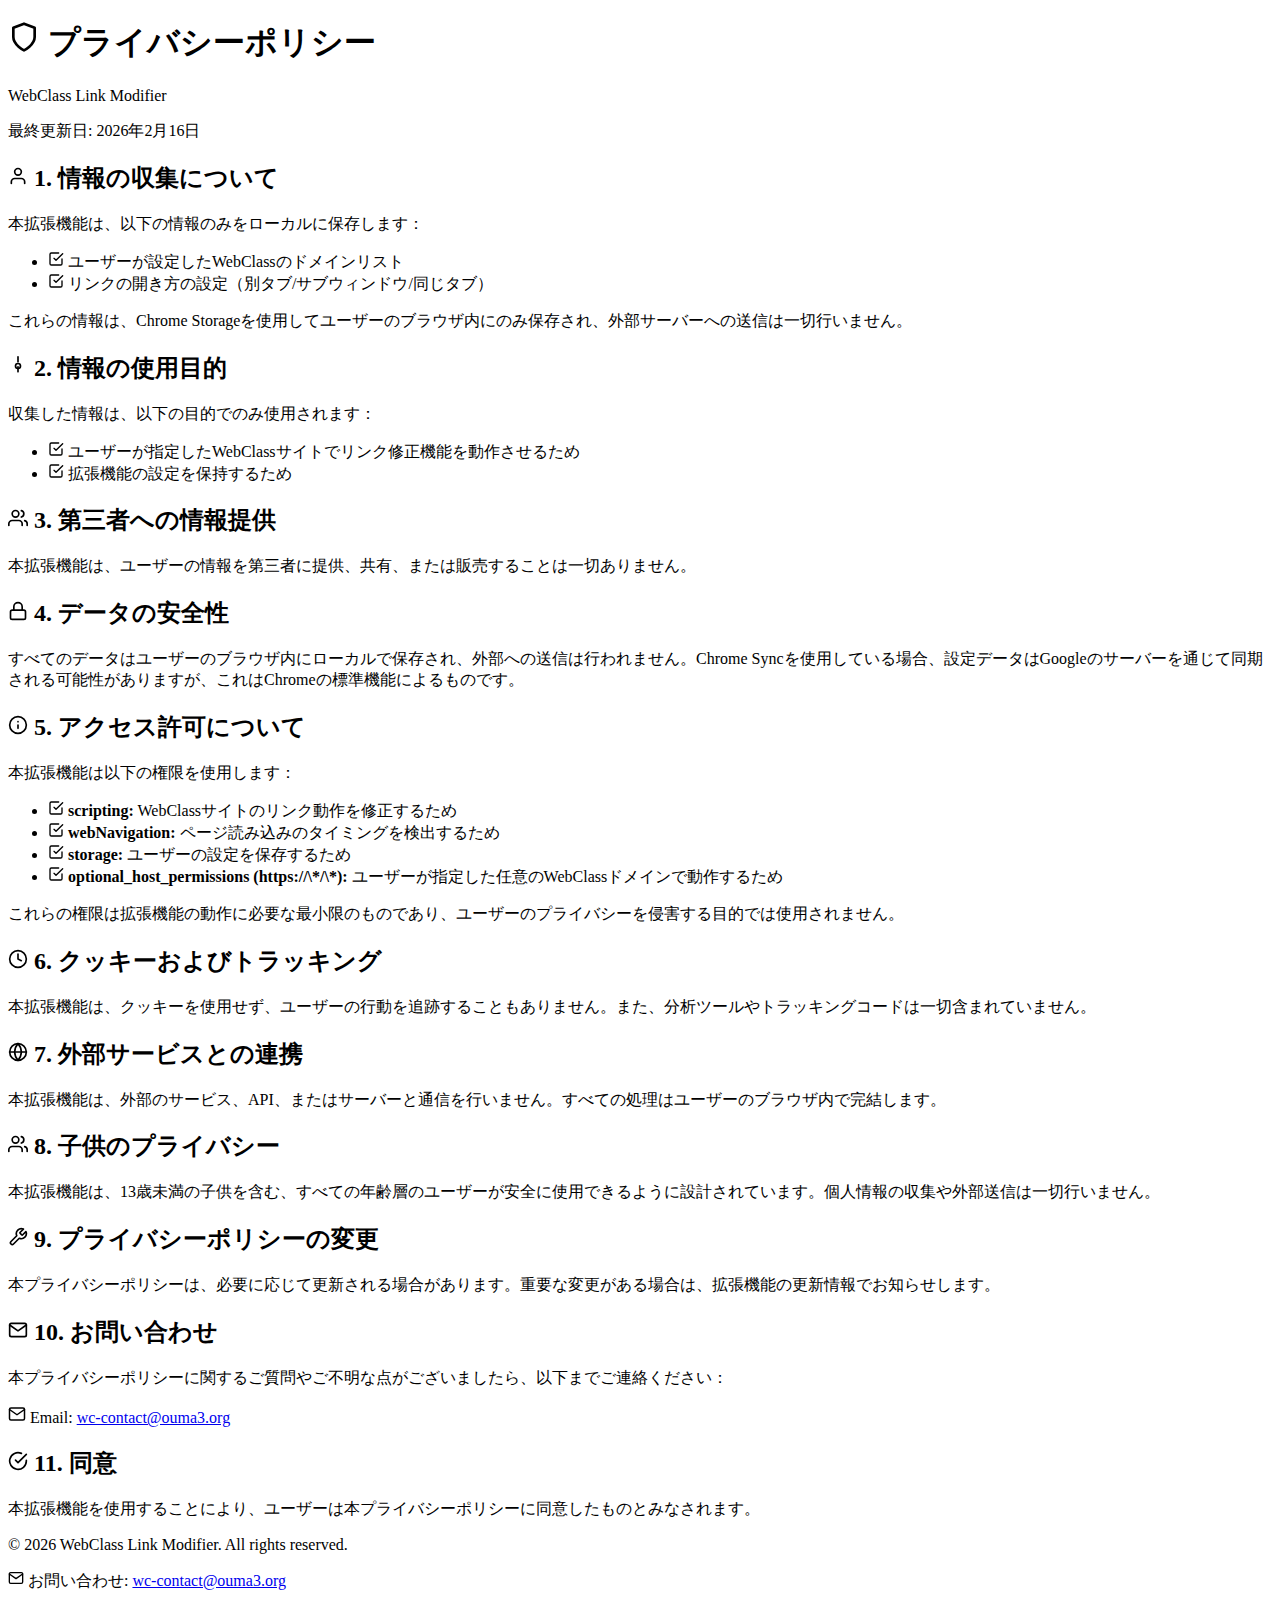
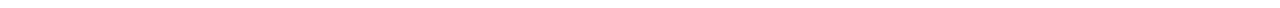
<file: index.html>
<!DOCTYPE html>
<html lang="ja">

<head>
    <meta charset="UTF-8">
    <meta name="viewport" content="width=device-width, initial-scale=1.0">
    <title>プライバシーポリシー - WebClass Link Modifier</title>
    <link rel="stylesheet" href="html/css/privacy-policy.css">
</head>

<body>
    <div class="container">
        <h1>
            <svg class="title-icon" width="32" height="32" viewBox="0 0 24 24" fill="none" stroke="currentColor"
                stroke-width="2" stroke-linecap="round" stroke-linejoin="round" aria-hidden="true">
                <path d="M12 22s8-4 8-10V5l-8-3-8 3v7c0 6 8 10 8 10z" />
            </svg>
            プライバシーポリシー
        </h1>
        <p class="subtitle">WebClass Link Modifier</p>
        <p class="last-updated">最終更新日: 2026年2月16日</p>

        <section>
            <h2>
                <svg class="section-icon" width="20" height="20" viewBox="0 0 24 24" fill="none" stroke="currentColor"
                    stroke-width="2" stroke-linecap="round" stroke-linejoin="round" aria-hidden="true">
                    <path d="M20 21v-2a4 4 0 0 0-4-4H8a4 4 0 0 0-4 4v2" />
                    <circle cx="12" cy="7" r="4" />
                </svg>
                1. 情報の収集について
            </h2>
            <p>本拡張機能は、以下の情報のみをローカルに保存します：</p>
            <ul>
                <li>
                    <svg class="list-icon" width="16" height="16" viewBox="0 0 24 24" fill="none" stroke="currentColor"
                        stroke-width="2" stroke-linecap="round" stroke-linejoin="round" aria-hidden="true">
                        <polyline points="9 11 12 14 22 4" />
                        <path d="M21 12v7a2 2 0 0 1-2 2H5a2 2 0 0 1-2-2V5a2 2 0 0 1 2-2h11" />
                    </svg>
                    ユーザーが設定したWebClassのドメインリスト
                </li>
                <li>
                    <svg class="list-icon" width="16" height="16" viewBox="0 0 24 24" fill="none" stroke="currentColor"
                        stroke-width="2" stroke-linecap="round" stroke-linejoin="round" aria-hidden="true">
                        <polyline points="9 11 12 14 22 4" />
                        <path d="M21 12v7a2 2 0 0 1-2 2H5a2 2 0 0 1-2-2V5a2 2 0 0 1 2-2h11" />
                    </svg>
                    リンクの開き方の設定（別タブ/サブウィンドウ/同じタブ）
                </li>
            </ul>
            <p>これらの情報は、Chrome Storageを使用してユーザーのブラウザ内にのみ保存され、外部サーバーへの送信は一切行いません。</p>
        </section>

        <section>
            <h2>
                <svg class="section-icon" width="20" height="20" viewBox="0 0 24 24" fill="none" stroke="currentColor"
                    stroke-width="2" stroke-linecap="round" stroke-linejoin="round" aria-hidden="true">
                    <circle cx="12" cy="12" r="3" />
                    <path d="M12 1v6m0 6v6" />
                </svg>
                2. 情報の使用目的
            </h2>
            <p>収集した情報は、以下の目的でのみ使用されます：</p>
            <ul>
                <li>
                    <svg class="list-icon" width="16" height="16" viewBox="0 0 24 24" fill="none" stroke="currentColor"
                        stroke-width="2" stroke-linecap="round" stroke-linejoin="round" aria-hidden="true">
                        <polyline points="9 11 12 14 22 4" />
                        <path d="M21 12v7a2 2 0 0 1-2 2H5a2 2 0 0 1-2-2V5a2 2 0 0 1 2-2h11" />
                    </svg>
                    ユーザーが指定したWebClassサイトでリンク修正機能を動作させるため
                </li>
                <li>
                    <svg class="list-icon" width="16" height="16" viewBox="0 0 24 24" fill="none" stroke="currentColor"
                        stroke-width="2" stroke-linecap="round" stroke-linejoin="round" aria-hidden="true">
                        <polyline points="9 11 12 14 22 4" />
                        <path d="M21 12v7a2 2 0 0 1-2 2H5a2 2 0 0 1-2-2V5a2 2 0 0 1 2-2h11" />
                    </svg>
                    拡張機能の設定を保持するため
                </li>
            </ul>
        </section>

        <section>
            <h2>
                <svg class="section-icon" width="20" height="20" viewBox="0 0 24 24" fill="none" stroke="currentColor"
                    stroke-width="2" stroke-linecap="round" stroke-linejoin="round" aria-hidden="true">
                    <path d="M17 21v-2a4 4 0 0 0-4-4H5a4 4 0 0 0-4 4v2" />
                    <circle cx="9" cy="7" r="4" />
                    <path d="M23 21v-2a4 4 0 0 0-3-3.87" />
                    <path d="M16 3.13a4 4 0 0 1 0 7.75" />
                </svg>
                3. 第三者への情報提供
            </h2>
            <p>本拡張機能は、ユーザーの情報を第三者に提供、共有、または販売することは一切ありません。</p>
        </section>

        <section>
            <h2>
                <svg class="section-icon" width="20" height="20" viewBox="0 0 24 24" fill="none" stroke="currentColor"
                    stroke-width="2" stroke-linecap="round" stroke-linejoin="round" aria-hidden="true">
                    <rect x="3" y="11" width="18" height="11" rx="2" ry="2" />
                    <path d="M7 11V7a5 5 0 0 1 10 0v4" />
                </svg>
                4. データの安全性
            </h2>
            <p>すべてのデータはユーザーのブラウザ内にローカルで保存され、外部への送信は行われません。Chrome
                Syncを使用している場合、設定データはGoogleのサーバーを通じて同期される可能性がありますが、これはChromeの標準機能によるものです。</p>
        </section>

        <section>
            <h2>
                <svg class="section-icon" width="20" height="20" viewBox="0 0 24 24" fill="none" stroke="currentColor"
                    stroke-width="2" stroke-linecap="round" stroke-linejoin="round" aria-hidden="true">
                    <circle cx="12" cy="12" r="10" />
                    <line x1="12" y1="16" x2="12" y2="12" />
                    <line x1="12" y1="8" x2="12.01" y2="8" />
                </svg>
                5. アクセス許可について
            </h2>
            <p>本拡張機能は以下の権限を使用します：</p>
            <ul>
                <li>
                    <svg class="list-icon" width="16" height="16" viewBox="0 0 24 24" fill="none" stroke="currentColor"
                        stroke-width="2" stroke-linecap="round" stroke-linejoin="round" aria-hidden="true">
                        <polyline points="9 11 12 14 22 4" />
                        <path d="M21 12v7a2 2 0 0 1-2 2H5a2 2 0 0 1-2-2V5a2 2 0 0 1 2-2h11" />
                    </svg>
                    <strong>scripting:</strong> WebClassサイトのリンク動作を修正するため
                </li>
                <li>
                    <svg class="list-icon" width="16" height="16" viewBox="0 0 24 24" fill="none" stroke="currentColor"
                        stroke-width="2" stroke-linecap="round" stroke-linejoin="round" aria-hidden="true">
                        <polyline points="9 11 12 14 22 4" />
                        <path d="M21 12v7a2 2 0 0 1-2 2H5a2 2 0 0 1-2-2V5a2 2 0 0 1 2-2h11" />
                    </svg>
                    <strong>webNavigation:</strong> ページ読み込みのタイミングを検出するため
                </li>
                <li>
                    <svg class="list-icon" width="16" height="16" viewBox="0 0 24 24" fill="none" stroke="currentColor"
                        stroke-width="2" stroke-linecap="round" stroke-linejoin="round" aria-hidden="true">
                        <polyline points="9 11 12 14 22 4" />
                        <path d="M21 12v7a2 2 0 0 1-2 2H5a2 2 0 0 1-2-2V5a2 2 0 0 1 2-2h11" />
                    </svg>
                    <strong>storage:</strong> ユーザーの設定を保存するため
                </li>
                <li>
                    <svg class="list-icon" width="16" height="16" viewBox="0 0 24 24" fill="none" stroke="currentColor"
                        stroke-width="2" stroke-linecap="round" stroke-linejoin="round" aria-hidden="true">
                        <polyline points="9 11 12 14 22 4" />
                        <path d="M21 12v7a2 2 0 0 1-2 2H5a2 2 0 0 1-2-2V5a2 2 0 0 1 2-2h11" />
                    </svg>
                    <strong>optional_host_permissions (https://\*/\*):</strong> ユーザーが指定した任意のWebClassドメインで動作するため
                </li>
            </ul>
            <p>これらの権限は拡張機能の動作に必要な最小限のものであり、ユーザーのプライバシーを侵害する目的では使用されません。</p>
        </section>

        <section>
            <h2>
                <svg class="section-icon" width="20" height="20" viewBox="0 0 24 24" fill="none" stroke="currentColor"
                    stroke-width="2" stroke-linecap="round" stroke-linejoin="round" aria-hidden="true">
                    <circle cx="12" cy="12" r="10" />
                    <path d="M12 6v6l4 2" />
                </svg>
                6. クッキーおよびトラッキング
            </h2>
            <p>本拡張機能は、クッキーを使用せず、ユーザーの行動を追跡することもありません。また、分析ツールやトラッキングコードは一切含まれていません。</p>
        </section>

        <section>
            <h2>
                <svg class="section-icon" width="20" height="20" viewBox="0 0 24 24" fill="none" stroke="currentColor"
                    stroke-width="2" stroke-linecap="round" stroke-linejoin="round" aria-hidden="true">
                    <circle cx="12" cy="12" r="10" />
                    <line x1="2" y1="12" x2="22" y2="12" />
                    <path
                        d="M12 2a15.3 15.3 0 0 1 4 10 15.3 15.3 0 0 1-4 10 15.3 15.3 0 0 1-4-10 15.3 15.3 0 0 1 4-10z" />
                </svg>
                7. 外部サービスとの連携
            </h2>
            <p>本拡張機能は、外部のサービス、API、またはサーバーと通信を行いません。すべての処理はユーザーのブラウザ内で完結します。</p>
        </section>

        <section>
            <h2>
                <svg class="section-icon" width="20" height="20" viewBox="0 0 24 24" fill="none" stroke="currentColor"
                    stroke-width="2" stroke-linecap="round" stroke-linejoin="round" aria-hidden="true">
                    <path d="M17 21v-2a4 4 0 0 0-4-4H5a4 4 0 0 0-4 4v2" />
                    <circle cx="9" cy="7" r="4" />
                    <path d="M23 21v-2a4 4 0 0 0-3-3.87" />
                    <path d="M16 3.13a4 4 0 0 1 0 7.75" />
                </svg>
                8. 子供のプライバシー
            </h2>
            <p>本拡張機能は、13歳未満の子供を含む、すべての年齢層のユーザーが安全に使用できるように設計されています。個人情報の収集や外部送信は一切行いません。</p>
        </section>

        <section>
            <h2>
                <svg class="section-icon" width="20" height="20" viewBox="0 0 24 24" fill="none" stroke="currentColor"
                    stroke-width="2" stroke-linecap="round" stroke-linejoin="round" aria-hidden="true">
                    <path
                        d="M14.7 6.3a1 1 0 0 0 0 1.4l1.6 1.6a1 1 0 0 0 1.4 0l3.77-3.77a6 6 0 0 1-7.94 7.94l-6.91 6.91a2.12 2.12 0 0 1-3-3l6.91-6.91a6 6 0 0 1 7.94-7.94l-3.76 3.76z" />
                </svg>
                9. プライバシーポリシーの変更
            </h2>
            <p>本プライバシーポリシーは、必要に応じて更新される場合があります。重要な変更がある場合は、拡張機能の更新情報でお知らせします。</p>
        </section>

        <section>
            <h2>
                <svg class="section-icon" width="20" height="20" viewBox="0 0 24 24" fill="none" stroke="currentColor"
                    stroke-width="2" stroke-linecap="round" stroke-linejoin="round" aria-hidden="true">
                    <path d="M4 4h16c1.1 0 2 .9 2 2v12c0 1.1-.9 2-2 2H4c-1.1 0-2-.9-2-2V6c0-1.1.9-2 2-2z" />
                    <polyline points="22,6 12,13 2,6" />
                </svg>
                10. お問い合わせ
            </h2>
            <p>本プライバシーポリシーに関するご質問やご不明な点がございましたら、以下までご連絡ください：</p>
            <p class="contact">
                <svg class="contact-icon" width="18" height="18" viewBox="0 0 24 24" fill="none" stroke="currentColor"
                    stroke-width="2" stroke-linecap="round" stroke-linejoin="round" aria-hidden="true">
                    <path d="M4 4h16c1.1 0 2 .9 2 2v12c0 1.1-.9 2-2 2H4c-1.1 0-2-.9-2-2V6c0-1.1.9-2 2-2z" />
                    <polyline points="22,6 12,13 2,6" />
                </svg>
                Email: <a href="mailto:wc-contact@ouma3.org">wc-contact@ouma3.org</a>
            </p>
        </section>

        <section>
            <h2>
                <svg class="section-icon" width="20" height="20" viewBox="0 0 24 24" fill="none" stroke="currentColor"
                    stroke-width="2" stroke-linecap="round" stroke-linejoin="round" aria-hidden="true">
                    <path d="M22 11.08V12a10 10 0 1 1-5.93-9.14" />
                    <polyline points="22 4 12 14.01 9 11.01" />
                </svg>
                11. 同意
            </h2>
            <p>本拡張機能を使用することにより、ユーザーは本プライバシーポリシーに同意したものとみなされます。</p>
        </section>
    </div>

    <footer>
        <p>&copy; 2026 WebClass Link Modifier. All rights reserved.</p>
        <p>
            <svg class="footer-icon" width="16" height="16" viewBox="0 0 24 24" fill="none" stroke="currentColor"
                stroke-width="2" stroke-linecap="round" stroke-linejoin="round" aria-hidden="true">
                <path d="M4 4h16c1.1 0 2 .9 2 2v12c0 1.1-.9 2-2 2H4c-1.1 0-2-.9-2-2V6c0-1.1.9-2 2-2z" />
                <polyline points="22,6 12,13 2,6" />
            </svg>
            お問い合わせ: <a href="mailto:wc-contact@ouma3.org">wc-contact@ouma3.org</a>
        </p>
    </footer>
</body>

</html>

<!-- Icons from Lucide (https://lucide.dev) - MIT License -->
</file>
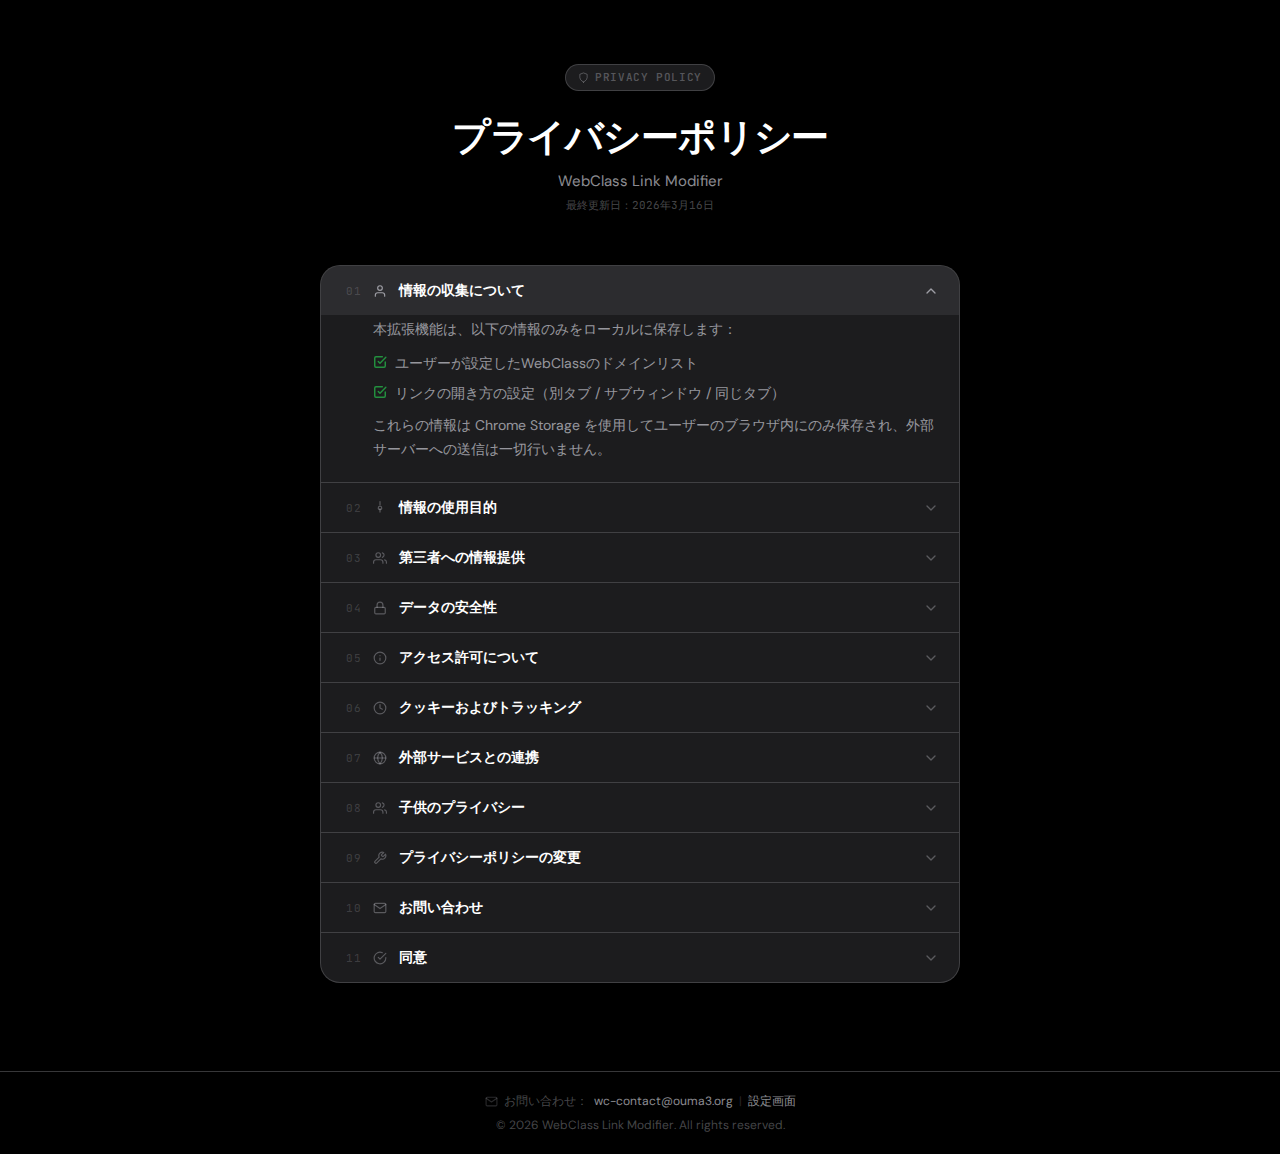
<file: extension/index.html>
<!DOCTYPE html>
<html lang="ja">
<head>
  <meta charset="UTF-8">
  <meta name="viewport" content="width=device-width, initial-scale=1.0">
  <title>プライバシーポリシー - WebClass Link Modifier</title>
  <link rel="preconnect" href="https://fonts.googleapis.com">
  <link rel="preconnect" href="https://fonts.gstatic.com" crossorigin>
  <link href="https://fonts.googleapis.com/css2?family=Syne:wght@600;700;800&family=DM+Sans:ital,opsz,wght@0,9..40,300;0,9..40,400;0,9..40,500;0,9..40,600;1,9..40,400&family=JetBrains+Mono:wght@400;500&display=swap" rel="stylesheet">
  <link rel="stylesheet" href="styles/base.css">
  <link rel="stylesheet" href="styles/privacy-policy.css">
  <link rel="stylesheet" href="styles/footer.css">
</head>
<body>

<div class="pp-wrap">

  <!-- ── Header ── -->
  <header class="pp-header">
    <div class="pp-badge">
      <span data-icon="shield" data-size="11"></span>
      Privacy Policy
    </div>
    <h1 class="pp-title">プライバシーポリシー</h1>
    <p class="pp-subtitle">WebClass Link Modifier</p>
    <p class="pp-meta">最終更新日：2026年3月16日</p>
  </header>

  <!-- ── Accordion ── -->
  <div class="accordion" role="list">

    <!-- 1 -->
    <div class="ac-item" data-ac-item role="listitem">
      <button class="ac-trigger" data-ac-trigger aria-expanded="false">
        <span class="ac-num">01</span>
        <span class="ac-icon" data-icon="user" data-size="14" aria-hidden="true"></span>
        <span class="ac-label">情報の収集について</span>
        <span class="ac-chevron" data-icon="chevron-down" data-size="16" aria-hidden="true"></span>
      </button>
      <div class="ac-panel" data-ac-panel aria-hidden="true">
        <div class="ac-inner" data-ac-inner>
          <p>本拡張機能は、以下の情報のみをローカルに保存します：</p>
          <ul>
            <li>
              <span class="li-check" data-icon="check" data-size="14" data-stroke="2.5" aria-hidden="true"></span>
              ユーザーが設定したWebClassのドメインリスト
            </li>
            <li>
              <span class="li-check" data-icon="check" data-size="14" data-stroke="2.5" aria-hidden="true"></span>
              リンクの開き方の設定（別タブ / サブウィンドウ / 同じタブ）
            </li>
          </ul>
          <p>これらの情報は Chrome Storage を使用してユーザーのブラウザ内にのみ保存され、外部サーバーへの送信は一切行いません。</p>
        </div>
      </div>
    </div>

    <!-- 2 -->
    <div class="ac-item" data-ac-item role="listitem">
      <button class="ac-trigger" data-ac-trigger aria-expanded="false">
        <span class="ac-num">02</span>
        <span class="ac-icon" data-icon="circle-dot" data-size="14" aria-hidden="true"></span>
        <span class="ac-label">情報の使用目的</span>
        <span class="ac-chevron" data-icon="chevron-down" data-size="16" aria-hidden="true"></span>
      </button>
      <div class="ac-panel" data-ac-panel aria-hidden="true">
        <div class="ac-inner" data-ac-inner>
          <p>収集した情報は、以下の目的でのみ使用されます：</p>
          <ul>
            <li>
              <span class="li-check" data-icon="check" data-size="14" data-stroke="2.5" aria-hidden="true"></span>
              ユーザーが指定したWebClassサイトでリンク修正機能を動作させるため
            </li>
            <li>
              <span class="li-check" data-icon="check" data-size="14" data-stroke="2.5" aria-hidden="true"></span>
              拡張機能の設定を保持するため
            </li>
          </ul>
        </div>
      </div>
    </div>

    <!-- 3 -->
    <div class="ac-item" data-ac-item role="listitem">
      <button class="ac-trigger" data-ac-trigger aria-expanded="false">
        <span class="ac-num">03</span>
        <span class="ac-icon" data-icon="users" data-size="14" aria-hidden="true"></span>
        <span class="ac-label">第三者への情報提供</span>
        <span class="ac-chevron" data-icon="chevron-down" data-size="16" aria-hidden="true"></span>
      </button>
      <div class="ac-panel" data-ac-panel aria-hidden="true">
        <div class="ac-inner" data-ac-inner>
          <p>本拡張機能は、ユーザーの情報を第三者に提供、共有、または販売することは一切ありません。</p>
        </div>
      </div>
    </div>

    <!-- 4 -->
    <div class="ac-item" data-ac-item role="listitem">
      <button class="ac-trigger" data-ac-trigger aria-expanded="false">
        <span class="ac-num">04</span>
        <span class="ac-icon" data-icon="lock" data-size="14" aria-hidden="true"></span>
        <span class="ac-label">データの安全性</span>
        <span class="ac-chevron" data-icon="chevron-down" data-size="16" aria-hidden="true"></span>
      </button>
      <div class="ac-panel" data-ac-panel aria-hidden="true">
        <div class="ac-inner" data-ac-inner>
          <p>すべてのデータはユーザーのブラウザ内にローカルで保存され、外部への送信は行われません。Chrome Sync を使用している場合、設定データは Google のサーバーを通じて同期される可能性がありますが、これは Chrome の標準機能によるものです。</p>
        </div>
      </div>
    </div>

    <!-- 5 -->
    <div class="ac-item" data-ac-item role="listitem">
      <button class="ac-trigger" data-ac-trigger aria-expanded="false">
        <span class="ac-num">05</span>
        <span class="ac-icon" data-icon="info-circle" data-size="14" aria-hidden="true"></span>
        <span class="ac-label">アクセス許可について</span>
        <span class="ac-chevron" data-icon="chevron-down" data-size="16" aria-hidden="true"></span>
      </button>
      <div class="ac-panel" data-ac-panel aria-hidden="true">
        <div class="ac-inner" data-ac-inner>
          <p>本拡張機能は以下の権限を使用します：</p>
          <ul>
            <li>
              <span class="li-check" data-icon="check" data-size="14" data-stroke="2.5" aria-hidden="true"></span>
              <span><strong>scripting</strong>：WebClassサイトのリンク動作を修正するため</span>
            </li>
            <li>
              <span class="li-check" data-icon="check" data-size="14" data-stroke="2.5" aria-hidden="true"></span>
              <span><strong>webNavigation</strong>：ページ読み込みのタイミングを検出するため</span>
            </li>
            <li>
              <span class="li-check" data-icon="check" data-size="14" data-stroke="2.5" aria-hidden="true"></span>
              <span><strong>storage</strong>：ユーザーの設定を保存するため</span>
            </li>
            <li>
              <span class="li-check" data-icon="check" data-size="14" data-stroke="2.5" aria-hidden="true"></span>
              <span><strong>optional_host_permissions (https://&#42;/&#42;)</strong>：ユーザーが指定した任意のWebClassドメインで動作するため</span>
            </li>
          </ul>
          <p>これらの権限は拡張機能の動作に必要な最小限のものであり、ユーザーのプライバシーを侵害する目的では使用されません。</p>
        </div>
      </div>
    </div>

    <!-- 6 -->
    <div class="ac-item" data-ac-item role="listitem">
      <button class="ac-trigger" data-ac-trigger aria-expanded="false">
        <span class="ac-num">06</span>
        <span class="ac-icon" data-icon="clock" data-size="14" aria-hidden="true"></span>
        <span class="ac-label">クッキーおよびトラッキング</span>
        <span class="ac-chevron" data-icon="chevron-down" data-size="16" aria-hidden="true"></span>
      </button>
      <div class="ac-panel" data-ac-panel aria-hidden="true">
        <div class="ac-inner" data-ac-inner>
          <p>本拡張機能は、クッキーを使用せず、ユーザーの行動を追跡することもありません。また、分析ツールやトラッキングコードは一切含まれていません。</p>
        </div>
      </div>
    </div>

    <!-- 7 -->
    <div class="ac-item" data-ac-item role="listitem">
      <button class="ac-trigger" data-ac-trigger aria-expanded="false">
        <span class="ac-num">07</span>
        <span class="ac-icon" data-icon="globe" data-size="14" aria-hidden="true"></span>
        <span class="ac-label">外部サービスとの連携</span>
        <span class="ac-chevron" data-icon="chevron-down" data-size="16" aria-hidden="true"></span>
      </button>
      <div class="ac-panel" data-ac-panel aria-hidden="true">
        <div class="ac-inner" data-ac-inner>
          <p>本拡張機能は、外部のサービス、API、またはサーバーと通信を行いません。すべての処理はユーザーのブラウザ内で完結します。</p>
        </div>
      </div>
    </div>

    <!-- 8 -->
    <div class="ac-item" data-ac-item role="listitem">
      <button class="ac-trigger" data-ac-trigger aria-expanded="false">
        <span class="ac-num">08</span>
        <span class="ac-icon" data-icon="users" data-size="14" aria-hidden="true"></span>
        <span class="ac-label">子供のプライバシー</span>
        <span class="ac-chevron" data-icon="chevron-down" data-size="16" aria-hidden="true"></span>
      </button>
      <div class="ac-panel" data-ac-panel aria-hidden="true">
        <div class="ac-inner" data-ac-inner>
          <p>本拡張機能は、13歳未満の子供を含む、すべての年齢層のユーザーが安全に使用できるように設計されています。個人情報の収集や外部送信は一切行いません。</p>
        </div>
      </div>
    </div>

    <!-- 9 -->
    <div class="ac-item" data-ac-item role="listitem">
      <button class="ac-trigger" data-ac-trigger aria-expanded="false">
        <span class="ac-num">09</span>
        <span class="ac-icon" data-icon="tool" data-size="14" aria-hidden="true"></span>
        <span class="ac-label">プライバシーポリシーの変更</span>
        <span class="ac-chevron" data-icon="chevron-down" data-size="16" aria-hidden="true"></span>
      </button>
      <div class="ac-panel" data-ac-panel aria-hidden="true">
        <div class="ac-inner" data-ac-inner>
          <p>本プライバシーポリシーは、必要に応じて更新される場合があります。重要な変更がある場合は、拡張機能の更新情報でお知らせします。</p>
        </div>
      </div>
    </div>

    <!-- 10 -->
    <div class="ac-item" data-ac-item role="listitem">
      <button class="ac-trigger" data-ac-trigger aria-expanded="false">
        <span class="ac-num">10</span>
        <span class="ac-icon" data-icon="mail" data-size="14" aria-hidden="true"></span>
        <span class="ac-label">お問い合わせ</span>
        <span class="ac-chevron" data-icon="chevron-down" data-size="16" aria-hidden="true"></span>
      </button>
      <div class="ac-panel" data-ac-panel aria-hidden="true">
        <div class="ac-inner" data-ac-inner>
          <p>本プライバシーポリシーに関するご質問やご不明な点がございましたら、以下までご連絡ください：</p>
          <div class="contact-card">
            <span data-icon="mail" data-size="16" aria-hidden="true"></span>
            <span>Email：<a href="mailto:wc-contact@ouma3.org">wc-contact@ouma3.org</a></span>
          </div>
        </div>
      </div>
    </div>

    <!-- 11 -->
    <div class="ac-item" data-ac-item role="listitem">
      <button class="ac-trigger" data-ac-trigger aria-expanded="false">
        <span class="ac-num">11</span>
        <span class="ac-icon" data-icon="check-circle" data-size="14" aria-hidden="true"></span>
        <span class="ac-label">同意</span>
        <span class="ac-chevron" data-icon="chevron-down" data-size="16" aria-hidden="true"></span>
      </button>
      <div class="ac-panel" data-ac-panel aria-hidden="true">
        <div class="ac-inner" data-ac-inner>
          <p>本拡張機能を使用することにより、ユーザーは本プライバシーポリシーに同意したものとみなされます。</p>
        </div>
      </div>
    </div>

  </div><!-- /.accordion -->

</div><!-- /.pp-wrap -->

<footer class="site-footer">
  <p>
    <span data-icon="mail" data-size="13" aria-hidden="true"></span>
    お問い合わせ：<a href="mailto:wc-contact@ouma3.org">wc-contact@ouma3.org</a>
    <span class="sep">|</span>
    <a href="options/index.html">設定画面</a>
  </p>
  <p>&copy; 2026 WebClass Link Modifier. All rights reserved.</p>
</footer>

<script src="src/shared/icons.js"></script>
<script src="src/shared/accordion.js"></script>
<!-- Icons from Lucide (https://lucide.dev) — MIT License -->
</body>
</html>
</file>
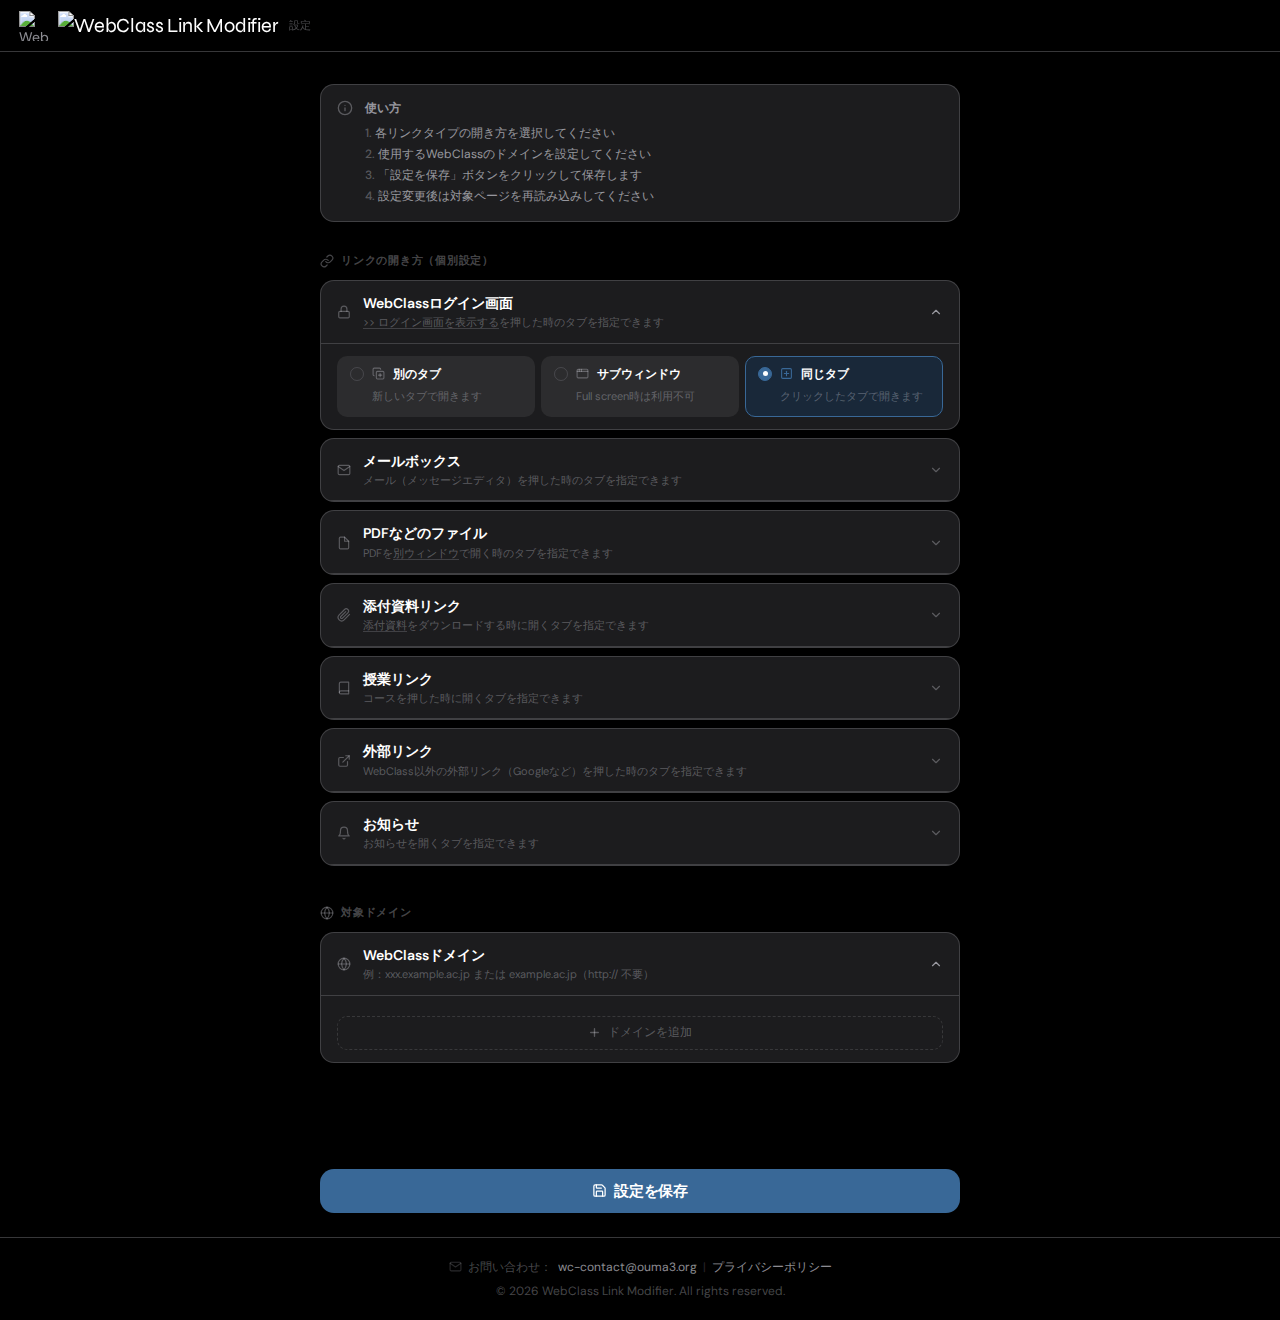
<file: extension/options/index.html>
<!DOCTYPE html>
<html lang="ja">

<head>
  <meta charset="UTF-8">
  <meta name="viewport" content="width=device-width, initial-scale=1.0">
  <title>WebClass Link Modifier — 設定</title>
  <link rel="stylesheet" href="../styles/base.css">
  <link rel="stylesheet" href="../styles/footer.css">
  <link rel="stylesheet" href="styles/layout.css">
  <link rel="stylesheet" href="styles/components.css">
  <link rel="stylesheet" href="styles/window.css">
</head>

<body>

  <!-- ═══════════════════════════════════════ TOP BAR ═ -->
  <header class="opts-topbar">
    <div class="opts-brand">
      <div class="opts-brand-icon" aria-hidden="true">
        <img id="opts-brand-img" width="30" height="30" alt="WebClass Link Modifier">
      </div>
      <span class="opts-brand-name"><img class="opts-brand-webclass-img" id="opts-brand-webclass-img" height="22" alt="WebClass"> Link Modifier</span>
      <span class="opts-brand-version">設定</span>
    </div>
  </header>

  <!-- ═════════════════════════════════════ MAIN CONTENT ═ -->
  <main class="opts-main">

    <!-- Info banner -->
    <div class="opts-info" role="note">
      <span class="opts-info-icon" data-icon="info-circle" data-size="16" aria-hidden="true"
        style="align-self: flex-start; margin-top: 1px;"></span>
      <div>
        <div class="opts-info-title">使い方</div>
        <ol class="opts-info-steps">
          <li>各リンクタイプの開き方を選択してください</li>
          <li>使用するWebClassのドメインを設定してください</li>
          <li>「設定を保存」ボタンをクリックして保存します</li>
          <li>設定変更後は対象ページを再読み込みしてください</li>
        </ol>
      </div>
    </div>

    <!-- ─────────────────── LINK SETTINGS SECTION ─── -->
    <section class="opts-section" aria-labelledby="sec-links-title">
      <div class="opts-section-head">
        <span class="opts-section-icon" data-icon="link" data-size="14" aria-hidden="true"></span>
        <h2 class="opts-section-title" id="sec-links-title">リンクの開き方（個別設定）</h2>
      </div>

      <!-- ① WebClassログイン画面 -->
      <div class="sg-card" data-ac-item>
        <div class="sg-head" data-ac-trigger role="button" tabindex="0" aria-expanded="false">
          <div class="sg-icon" aria-hidden="true">
            <span data-icon="lock" data-size="14"></span>
          </div>
          <div class="sg-info">
            <div class="sg-title">WebClassログイン画面</div>
            <div class="sg-desc"><span class="u">&gt;&gt; ログイン画面を表示する</span>を押した時のタブを指定できます</div>
          </div>
          <span class="sg-chevron" data-icon="chevron-down" data-size="14" aria-hidden="true"></span>
        </div>
        <div data-ac-panel aria-hidden="true" style="height:0">
          <div class="sg-body" data-ac-inner>
            <div class="radio-grid">
              <label class="radio-opt">
                <input type="radio" name="webclassBehavior" value="newTab">
                <div class="radio-card">
                  <div class="radio-card-top">
                    <div class="radio-dot"></div>
                    <span class="radio-ri" data-icon="new-tab" data-size="13" aria-hidden="true"></span>
                    <span class="radio-lbl">別のタブ</span>
                  </div>
                  <span class="radio-sub">新しいタブで開きます</span>
                </div>
              </label>
              <label class="radio-opt">
                <input type="radio" name="webclassBehavior" value="newWindow">
                <div class="radio-card">
                  <div class="radio-card-top">
                    <div class="radio-dot"></div>
                    <span class="radio-ri" data-icon="new-window" data-size="13" aria-hidden="true"></span>
                    <span class="radio-lbl">サブウィンドウ</span>
                  </div>
                  <span class="radio-sub">Full screen時は利用不可</span>
                </div>
              </label>
              <label class="radio-opt">
                <input type="radio" name="webclassBehavior" value="sameTab" checked>
                <div class="radio-card">
                  <div class="radio-card-top">
                    <div class="radio-dot"></div>
                    <span class="radio-ri" data-icon="same-tab" data-size="13" aria-hidden="true"></span>
                    <span class="radio-lbl">同じタブ</span>
                  </div>
                  <span class="radio-sub">クリックしたタブで開きます</span>
                </div>
              </label>
            </div>
            <div class="wsp" id="webclassWindowSize">
              <div class="wsp-row">
                <button class="btn-pill" data-ratio="16:9" type="button">16:9</button>
                <button class="btn-pill" data-ratio="4:3" type="button">4:3</button>
                <button class="btn-pill" data-ratio="1:1" type="button">1:1</button>
                <button class="btn-pill" data-ratio="custom" type="button">カスタム</button>
                <button class="btn-pill-reset" type="button">初期値にリセット</button>
              </div>
              <div class="wsp-fields">
                <div class="wsp-field">
                  <label for="webclassWidth">幅 (px)</label>
                  <input type="number" class="wsp-input" id="webclassWidth" min="100" max="10000" step="50" value="1600"
                    aria-label="WebClassウィンドウの幅">
                </div>
                <div class="wsp-field">
                  <label for="webclassHeight">高さ (px)</label>
                  <input type="number" class="wsp-input" id="webclassHeight" min="100" max="10000" step="50" value="898"
                    aria-label="WebClassウィンドウの高さ">
                </div>
                <div class="wsp-check-field">
                  <label>
                    <input type="checkbox" id="webclassMaintainRatio" checked aria-label="比率を維持">
                    比率を維持
                  </label>
                </div>
              </div>
            </div>
          </div>
        </div>
      </div>

      <!-- ② メールボックス -->
      <div class="sg-card" data-ac-item>
        <div class="sg-head" data-ac-trigger role="button" tabindex="0" aria-expanded="false">
          <div class="sg-icon" aria-hidden="true">
            <span data-icon="mail" data-size="14"></span>
          </div>
          <div class="sg-info">
            <div class="sg-title">メールボックス</div>
            <div class="sg-desc">メール（メッセージエディタ）を押した時のタブを指定できます</div>
          </div>
          <span class="sg-chevron" data-icon="chevron-down" data-size="14" aria-hidden="true"></span>
        </div>
        <div data-ac-panel aria-hidden="true" style="height:0">
          <div class="sg-body" data-ac-inner>
            <div class="radio-grid">
              <label class="radio-opt">
                <input type="radio" name="mailBehavior" value="newTab" checked>
                <div class="radio-card">
                  <div class="radio-card-top">
                    <div class="radio-dot"></div>
                    <span class="radio-ri" data-icon="new-tab" data-size="13" aria-hidden="true"></span>
                    <span class="radio-lbl">別のタブ</span>
                  </div>
                  <span class="radio-sub">新しいタブで開きます</span>
                </div>
              </label>
              <label class="radio-opt">
                <input type="radio" name="mailBehavior" value="newWindow">
                <div class="radio-card">
                  <div class="radio-card-top">
                    <div class="radio-dot"></div>
                    <span class="radio-ri" data-icon="new-window" data-size="13" aria-hidden="true"></span>
                    <span class="radio-lbl">サブウィンドウ</span>
                  </div>
                  <span class="radio-sub">Full screen時は利用不可</span>
                </div>
              </label>
              <label class="radio-opt">
                <input type="radio" name="mailBehavior" value="sameTab">
                <div class="radio-card">
                  <div class="radio-card-top">
                    <div class="radio-dot"></div>
                    <span class="radio-ri" data-icon="same-tab" data-size="13" aria-hidden="true"></span>
                    <span class="radio-lbl">同じタブ</span>
                  </div>
                  <span class="radio-sub">クリックしたタブで開きます</span>
                </div>
              </label>
            </div>
            <div class="wsp" id="mailWindowSize">
              <div class="wsp-row">
                <button class="btn-pill" data-ratio="16:9" type="button">16:9</button>
                <button class="btn-pill" data-ratio="4:3" type="button">4:3</button>
                <button class="btn-pill" data-ratio="1:1" type="button">1:1</button>
                <button class="btn-pill" data-ratio="custom" type="button">カスタム</button>
                <button class="btn-pill-reset" type="button">初期値にリセット</button>
              </div>
              <div class="wsp-fields">
                <div class="wsp-field">
                  <label for="mailWidth">幅 (px)</label>
                  <input type="number" class="wsp-input" id="mailWidth" min="100" max="10000" step="50" value="800"
                    aria-label="メールボックスウィンドウの幅">
                </div>
                <div class="wsp-field">
                  <label for="mailHeight">高さ (px)</label>
                  <input type="number" class="wsp-input" id="mailHeight" min="100" max="10000" step="50" value="600"
                    aria-label="メールボックスウィンドウの高さ">
                </div>
                <div class="wsp-check-field">
                  <label>
                    <input type="checkbox" id="mailMaintainRatio" checked aria-label="比率を維持">
                    比率を維持
                  </label>
                </div>
              </div>
            </div>
          </div>
        </div>
      </div>

      <!-- ③ PDFなどのファイル -->
      <div class="sg-card" data-ac-item>
        <div class="sg-head" data-ac-trigger role="button" tabindex="0" aria-expanded="false">
          <div class="sg-icon" aria-hidden="true">
            <span data-icon="file" data-size="14"></span>
          </div>
          <div class="sg-info">
            <div class="sg-title">PDFなどのファイル</div>
            <div class="sg-desc">PDFを<span class="u">別ウィンドウ</span>で開く時のタブを指定できます</div>
          </div>
          <span class="sg-chevron" data-icon="chevron-down" data-size="14" aria-hidden="true"></span>
        </div>
        <div data-ac-panel aria-hidden="true" style="height:0">
          <div class="sg-body" data-ac-inner>
            <div class="radio-grid">
              <label class="radio-opt">
                <input type="radio" name="fileBehavior" value="newTab" checked>
                <div class="radio-card">
                  <div class="radio-card-top">
                    <div class="radio-dot"></div>
                    <span class="radio-ri" data-icon="new-tab" data-size="13" aria-hidden="true"></span>
                    <span class="radio-lbl">別のタブ</span>
                  </div>
                  <span class="radio-sub">新しいタブで開きます</span>
                </div>
              </label>
              <label class="radio-opt">
                <input type="radio" name="fileBehavior" value="newWindow">
                <div class="radio-card">
                  <div class="radio-card-top">
                    <div class="radio-dot"></div>
                    <span class="radio-ri" data-icon="new-window" data-size="13" aria-hidden="true"></span>
                    <span class="radio-lbl">サブウィンドウ</span>
                  </div>
                  <span class="radio-sub">Full screen時は利用不可</span>
                </div>
              </label>
              <label class="radio-opt disabled">
                <input type="radio" name="fileBehavior" value="sameTab" disabled>
                <div class="radio-card">
                  <div class="radio-card-top">
                    <div class="radio-dot"></div>
                    <span class="radio-ri" data-icon="same-tab" data-size="13" aria-hidden="true"></span>
                    <span class="radio-lbl">同じタブ</span>
                  </div>
                  <span class="radio-sub">PDFは利用不可</span>
                </div>
              </label>
            </div>
            <div class="wsp" id="fileWindowSize">
              <div class="wsp-row">
                <button class="btn-pill" data-ratio="16:9" type="button">16:9</button>
                <button class="btn-pill" data-ratio="4:3" type="button">4:3</button>
                <button class="btn-pill" data-ratio="1:1" type="button">1:1</button>
                <button class="btn-pill" data-ratio="custom" type="button">カスタム</button>
                <button class="btn-pill-reset" type="button">初期値にリセット</button>
              </div>
              <div class="wsp-fields">
                <div class="wsp-field">
                  <label for="fileWidth">幅 (px)</label>
                  <input type="number" class="wsp-input" id="fileWidth" min="100" max="10000" step="50" value="1200"
                    aria-label="ファイルウィンドウの幅">
                </div>
                <div class="wsp-field">
                  <label for="fileHeight">高さ (px)</label>
                  <input type="number" class="wsp-input" id="fileHeight" min="100" max="10000" step="50" value="900"
                    aria-label="ファイルウィンドウの高さ">
                </div>
                <div class="wsp-check-field">
                  <label>
                    <input type="checkbox" id="fileMaintainRatio" checked aria-label="比率を維持">
                    比率を維持
                  </label>
                </div>
              </div>
            </div>
          </div>
        </div>
      </div>

      <!-- ④ 添付資料リンク -->
      <div class="sg-card" data-ac-item>
        <div class="sg-head" data-ac-trigger role="button" tabindex="0" aria-expanded="false">
          <div class="sg-icon" aria-hidden="true">
            <span data-icon="paperclip" data-size="14"></span>
          </div>
          <div class="sg-info">
            <div class="sg-title">添付資料リンク</div>
            <div class="sg-desc"><span class="u">添付資料</span>をダウンロードする時に開くタブを指定できます</div>
          </div>
          <span class="sg-chevron" data-icon="chevron-down" data-size="14" aria-hidden="true"></span>
        </div>
        <div data-ac-panel aria-hidden="true" style="height:0">
          <div class="sg-body" data-ac-inner>
            <div class="radio-grid">
              <label class="radio-opt">
                <input type="radio" name="attachmentBehavior" value="newTab" checked>
                <div class="radio-card">
                  <div class="radio-card-top">
                    <div class="radio-dot"></div>
                    <span class="radio-ri" data-icon="new-tab" data-size="13" aria-hidden="true"></span>
                    <span class="radio-lbl">別のタブ</span>
                  </div>
                  <span class="radio-sub">新しいタブで開きます</span>
                </div>
              </label>
              <label class="radio-opt">
                <input type="radio" name="attachmentBehavior" value="newWindow">
                <div class="radio-card">
                  <div class="radio-card-top">
                    <div class="radio-dot"></div>
                    <span class="radio-ri" data-icon="new-window" data-size="13" aria-hidden="true"></span>
                    <span class="radio-lbl">サブウィンドウ</span>
                  </div>
                  <span class="radio-sub">Full screen時は利用不可</span>
                </div>
              </label>
              <label class="radio-opt disabled">
                <input type="radio" name="attachmentBehavior" value="sameTab" disabled>
                <div class="radio-card">
                  <div class="radio-card-top">
                    <div class="radio-dot"></div>
                    <span class="radio-ri" data-icon="same-tab" data-size="13" aria-hidden="true"></span>
                    <span class="radio-lbl">同じタブ</span>
                  </div>
                  <span class="radio-sub">添付資料は利用不可</span>
                </div>
              </label>
            </div>
            <div class="wsp" id="attachmentWindowSize">
              <div class="wsp-row">
                <button class="btn-pill" data-ratio="16:9" type="button">16:9</button>
                <button class="btn-pill" data-ratio="4:3" type="button">4:3</button>
                <button class="btn-pill" data-ratio="1:1" type="button">1:1</button>
                <button class="btn-pill" data-ratio="custom" type="button">カスタム</button>
                <button class="btn-pill-reset" type="button">初期値にリセット</button>
              </div>
              <div class="wsp-fields">
                <div class="wsp-field">
                  <label for="attachmentWidth">幅 (px)</label>
                  <input type="number" class="wsp-input" id="attachmentWidth" min="100" max="10000" step="50"
                    value="500" aria-label="添付資料ウィンドウの幅">
                </div>
                <div class="wsp-field">
                  <label for="attachmentHeight">高さ (px)</label>
                  <input type="number" class="wsp-input" id="attachmentHeight" min="100" max="10000" step="50"
                    value="500" aria-label="添付資料ウィンドウの高さ">
                </div>
                <div class="wsp-check-field">
                  <label>
                    <input type="checkbox" id="attachmentMaintainRatio" checked aria-label="比率を維持">
                    比率を維持
                  </label>
                </div>
              </div>
            </div>
          </div>
        </div>
      </div>

      <!-- ⑤ 授業リンク -->
      <div class="sg-card" data-ac-item>
        <div class="sg-head" data-ac-trigger role="button" tabindex="0" aria-expanded="false">
          <div class="sg-icon" aria-hidden="true">
            <span data-icon="book" data-size="14"></span>
          </div>
          <div class="sg-info">
            <div class="sg-title">授業リンク</div>
            <div class="sg-desc">コースを押した時に開くタブを指定できます</div>
          </div>
          <span class="sg-chevron" data-icon="chevron-down" data-size="14" aria-hidden="true"></span>
        </div>
        <div data-ac-panel aria-hidden="true" style="height:0">
          <div class="sg-body" data-ac-inner>
            <div class="radio-grid">
              <label class="radio-opt">
                <input type="radio" name="linkBehavior" value="newTab" checked>
                <div class="radio-card">
                  <div class="radio-card-top">
                    <div class="radio-dot"></div>
                    <span class="radio-ri" data-icon="new-tab" data-size="13" aria-hidden="true"></span>
                    <span class="radio-lbl">別のタブ</span>
                  </div>
                  <span class="radio-sub">新しいタブで開きます</span>
                </div>
              </label>
              <label class="radio-opt">
                <input type="radio" name="linkBehavior" value="newWindow">
                <div class="radio-card">
                  <div class="radio-card-top">
                    <div class="radio-dot"></div>
                    <span class="radio-ri" data-icon="new-window" data-size="13" aria-hidden="true"></span>
                    <span class="radio-lbl">サブウィンドウ</span>
                  </div>
                  <span class="radio-sub">Full screen時は利用不可</span>
                </div>
              </label>
              <label class="radio-opt">
                <input type="radio" name="linkBehavior" value="sameTab">
                <div class="radio-card">
                  <div class="radio-card-top">
                    <div class="radio-dot"></div>
                    <span class="radio-ri" data-icon="same-tab" data-size="13" aria-hidden="true"></span>
                    <span class="radio-lbl">同じタブ</span>
                  </div>
                  <span class="radio-sub">クリックしたタブで開きます</span>
                </div>
              </label>
            </div>
            <div class="wsp" id="linkWindowSize">
              <div class="wsp-row">
                <button class="btn-pill" data-ratio="16:9" type="button">16:9</button>
                <button class="btn-pill" data-ratio="4:3" type="button">4:3</button>
                <button class="btn-pill" data-ratio="1:1" type="button">1:1</button>
                <button class="btn-pill" data-ratio="custom" type="button">カスタム</button>
                <button class="btn-pill-reset" type="button">初期値にリセット</button>
              </div>
              <div class="wsp-fields">
                <div class="wsp-field">
                  <label for="linkWidth">幅 (px)</label>
                  <input type="number" class="wsp-input" id="linkWidth" min="100" max="10000" step="50" value="800"
                    aria-label="授業リンクウィンドウの幅">
                </div>
                <div class="wsp-field">
                  <label for="linkHeight">高さ (px)</label>
                  <input type="number" class="wsp-input" id="linkHeight" min="100" max="10000" step="50" value="600"
                    aria-label="授業リンクウィンドウの高さ">
                </div>
                <div class="wsp-check-field">
                  <label>
                    <input type="checkbox" id="linkMaintainRatio" checked aria-label="比率を維持">
                    比率を維持
                  </label>
                </div>
              </div>
            </div>
          </div>
        </div>
      </div>

      <!-- ⑥ 外部リンク -->
      <div class="sg-card" data-ac-item>
        <div class="sg-head" data-ac-trigger role="button" tabindex="0" aria-expanded="false">
          <div class="sg-icon" aria-hidden="true">
            <span data-icon="external-link" data-size="14"></span>
          </div>
          <div class="sg-info">
            <div class="sg-title">外部リンク</div>
            <div class="sg-desc">WebClass以外の外部リンク（Googleなど）を押した時のタブを指定できます</div>
          </div>
          <span class="sg-chevron" data-icon="chevron-down" data-size="14" aria-hidden="true"></span>
        </div>
        <div data-ac-panel aria-hidden="true" style="height:0">
          <div class="sg-body" data-ac-inner>
            <div class="radio-grid">
              <label class="radio-opt">
                <input type="radio" name="externalLinkBehavior" value="newTab" checked>
                <div class="radio-card">
                  <div class="radio-card-top">
                    <div class="radio-dot"></div>
                    <span class="radio-ri" data-icon="new-tab" data-size="13" aria-hidden="true"></span>
                    <span class="radio-lbl">別のタブ</span>
                  </div>
                  <span class="radio-sub">新しいタブで開きます</span>
                </div>
              </label>
              <label class="radio-opt">
                <input type="radio" name="externalLinkBehavior" value="newWindow">
                <div class="radio-card">
                  <div class="radio-card-top">
                    <div class="radio-dot"></div>
                    <span class="radio-ri" data-icon="new-window" data-size="13" aria-hidden="true"></span>
                    <span class="radio-lbl">サブウィンドウ</span>
                  </div>
                  <span class="radio-sub">Full screen時は利用不可</span>
                </div>
              </label>
              <label class="radio-opt">
                <input type="radio" name="externalLinkBehavior" value="sameTab">
                <div class="radio-card">
                  <div class="radio-card-top">
                    <div class="radio-dot"></div>
                    <span class="radio-ri" data-icon="same-tab" data-size="13" aria-hidden="true"></span>
                    <span class="radio-lbl">同じタブ</span>
                  </div>
                  <span class="radio-sub">クリックしたタブで開きます</span>
                </div>
              </label>
            </div>
            <div class="wsp" id="externalLinkWindowSize">
              <div class="wsp-row">
                <button class="btn-pill" data-ratio="16:9" type="button">16:9</button>
                <button class="btn-pill" data-ratio="4:3" type="button">4:3</button>
                <button class="btn-pill" data-ratio="1:1" type="button">1:1</button>
                <button class="btn-pill" data-ratio="custom" type="button">カスタム</button>
                <button class="btn-pill-reset" type="button">初期値にリセット</button>
              </div>
              <div class="wsp-fields">
                <div class="wsp-field">
                  <label for="externalLinkWidth">幅 (px)</label>
                  <input type="number" class="wsp-input" id="externalLinkWidth" min="100" max="10000" step="50"
                    value="1200" aria-label="外部リンクウィンドウの幅">
                </div>
                <div class="wsp-field">
                  <label for="externalLinkHeight">高さ (px)</label>
                  <input type="number" class="wsp-input" id="externalLinkHeight" min="100" max="10000" step="50"
                    value="900" aria-label="外部リンクウィンドウの高さ">
                </div>
                <div class="wsp-check-field">
                  <label>
                    <input type="checkbox" id="externalLinkMaintainRatio" checked aria-label="比率を維持">
                    比率を維持
                  </label>
                </div>
              </div>
            </div>
          </div>
        </div>
      </div>

      <!-- ⑦ お知らせ -->
      <div class="sg-card" data-ac-item>
        <div class="sg-head" data-ac-trigger role="button" tabindex="0" aria-expanded="false">
          <div class="sg-icon" aria-hidden="true">
            <span data-icon="bell" data-size="14"></span>
          </div>
          <div class="sg-info">
            <div class="sg-title">お知らせ</div>
            <div class="sg-desc">お知らせを開くタブを指定できます</div>
          </div>
          <span class="sg-chevron" data-icon="chevron-down" data-size="14" aria-hidden="true"></span>
        </div>
        <div data-ac-panel aria-hidden="true" style="height:0">
          <div class="sg-body" data-ac-inner>
            <div class="radio-grid">
              <label class="radio-opt">
                <input type="radio" name="informationsBehavior" value="newTab" checked>
                <div class="radio-card">
                  <div class="radio-card-top">
                    <div class="radio-dot"></div>
                    <span class="radio-ri" data-icon="new-tab" data-size="13" aria-hidden="true"></span>
                    <span class="radio-lbl">別のタブ</span>
                  </div>
                  <span class="radio-sub">新しいタブで開きます</span>
                </div>
              </label>
              <label class="radio-opt">
                <input type="radio" name="informationsBehavior" value="newWindow">
                <div class="radio-card">
                  <div class="radio-card-top">
                    <div class="radio-dot"></div>
                    <span class="radio-ri" data-icon="new-window" data-size="13" aria-hidden="true"></span>
                    <span class="radio-lbl">サブウィンドウ</span>
                  </div>
                  <span class="radio-sub">Full screen時は利用不可</span>
                </div>
              </label>
              <label class="radio-opt">
                <input type="radio" name="informationsBehavior" value="sameTab">
                <div class="radio-card">
                  <div class="radio-card-top">
                    <div class="radio-dot"></div>
                    <span class="radio-ri" data-icon="same-tab" data-size="13" aria-hidden="true"></span>
                    <span class="radio-lbl">同じタブ</span>
                  </div>
                  <span class="radio-sub">クリックしたタブで開きます</span>
                </div>
              </label>
            </div>
            <div class="wsp" id="informationsWindowSize">
              <div class="wsp-row">
                <button class="btn-pill" data-ratio="16:9" type="button">16:9</button>
                <button class="btn-pill" data-ratio="4:3" type="button">4:3</button>
                <button class="btn-pill" data-ratio="1:1" type="button">1:1</button>
                <button class="btn-pill" data-ratio="custom" type="button">カスタム</button>
                <button class="btn-pill-reset" type="button">初期値にリセット</button>
              </div>
              <div class="wsp-fields">
                <div class="wsp-field">
                  <label for="informationsWidth">幅 (px)</label>
                  <input type="number" class="wsp-input" id="informationsWidth" min="100" max="10000" step="50"
                    value="1200" aria-label="お知らせウィンドウの幅">
                </div>
                <div class="wsp-field">
                  <label for="informationsHeight">高さ (px)</label>
                  <input type="number" class="wsp-input" id="informationsHeight" min="100" max="10000" step="50"
                    value="900" aria-label="お知らせウィンドウの高さ">
                </div>
                <div class="wsp-check-field">
                  <label>
                    <input type="checkbox" id="informationsMaintainRatio" checked aria-label="比率を維持">
                    比率を維持
                  </label>
                </div>
              </div>
            </div>
          </div>
        </div>
      </div>

    </section>

    <!-- ─────────────────── DOMAIN SECTION ─── -->
    <section class="opts-section" aria-labelledby="sec-domains-title">
      <div class="opts-section-head">
        <span class="opts-section-icon" data-icon="globe" data-size="14" aria-hidden="true"></span>
        <h2 class="opts-section-title" id="sec-domains-title">対象ドメイン</h2>
      </div>

      <div class="sg-card" data-ac-item>
        <div class="sg-head" data-ac-trigger role="button" tabindex="0" aria-expanded="false">
          <div class="sg-icon" aria-hidden="true">
            <span data-icon="globe" data-size="14"></span>
          </div>
          <div class="sg-info">
            <div class="sg-title">WebClassドメイン</div>
            <div class="sg-desc">例：xxx.example.ac.jp または example.ac.jp（http:// 不要）</div>
          </div>
          <span class="sg-chevron" data-icon="chevron-down" data-size="14" aria-hidden="true"></span>
        </div>
        <div data-ac-panel aria-hidden="true" style="height:0">
          <div class="sg-body" data-ac-inner>
            <div id="domainList" class="domain-list"></div>
            <button id="addDomainBtn" class="btn btn-ghost" type="button">
              <span data-icon="plus" data-size="13" data-stroke="2.5" aria-hidden="true"></span>
              ドメインを追加
            </button>
          </div>
        </div>
      </div>
    </section>

  </main>

  <!-- ═══════════════════════════════ SAVE + STATUS ═ -->
  <div class="opts-bottom">
    <div id="statusMessage" class="opts-status" role="status" aria-live="polite"></div>
    <button id="saveBtn" class="btn btn-primary" type="button">
      <span data-icon="save" data-size="15" aria-hidden="true"></span>
      設定を保存
    </button>
  </div>

  <!-- ═════════════════════════════════════ FOOTER ═ -->
  <footer class="site-footer">
    <p>
      <span data-icon="mail" data-size="13" aria-hidden="true"></span>
      お問い合わせ：<a href="mailto:wc-contact@ouma3.org">wc-contact@ouma3.org</a>
      <span class="sep">|</span>
      <a href="../index.html">プライバシーポリシー</a>
    </p>
    <p>&copy; 2026 WebClass Link Modifier. All rights reserved.</p>
  </footer>

  <!-- JS — 読み込み順序に注意 -->
  <script src="../src/shared/icons.js"></script>
  <script src="../src/shared/config.js"></script>
  <script src="scripts/constants.js"></script>
  <script src="scripts/ui.js"></script>
  <script src="scripts/domains.js"></script>
  <script src="scripts/windowSize.js"></script>
  <script src="scripts/storage.js"></script>
  <script src="scripts/main.js"></script>
  <script src="../src/shared/accordion.js"></script>
  <!-- Icons from Lucide (https://lucide.dev) — MIT License -->
</body>

</html>
</file>
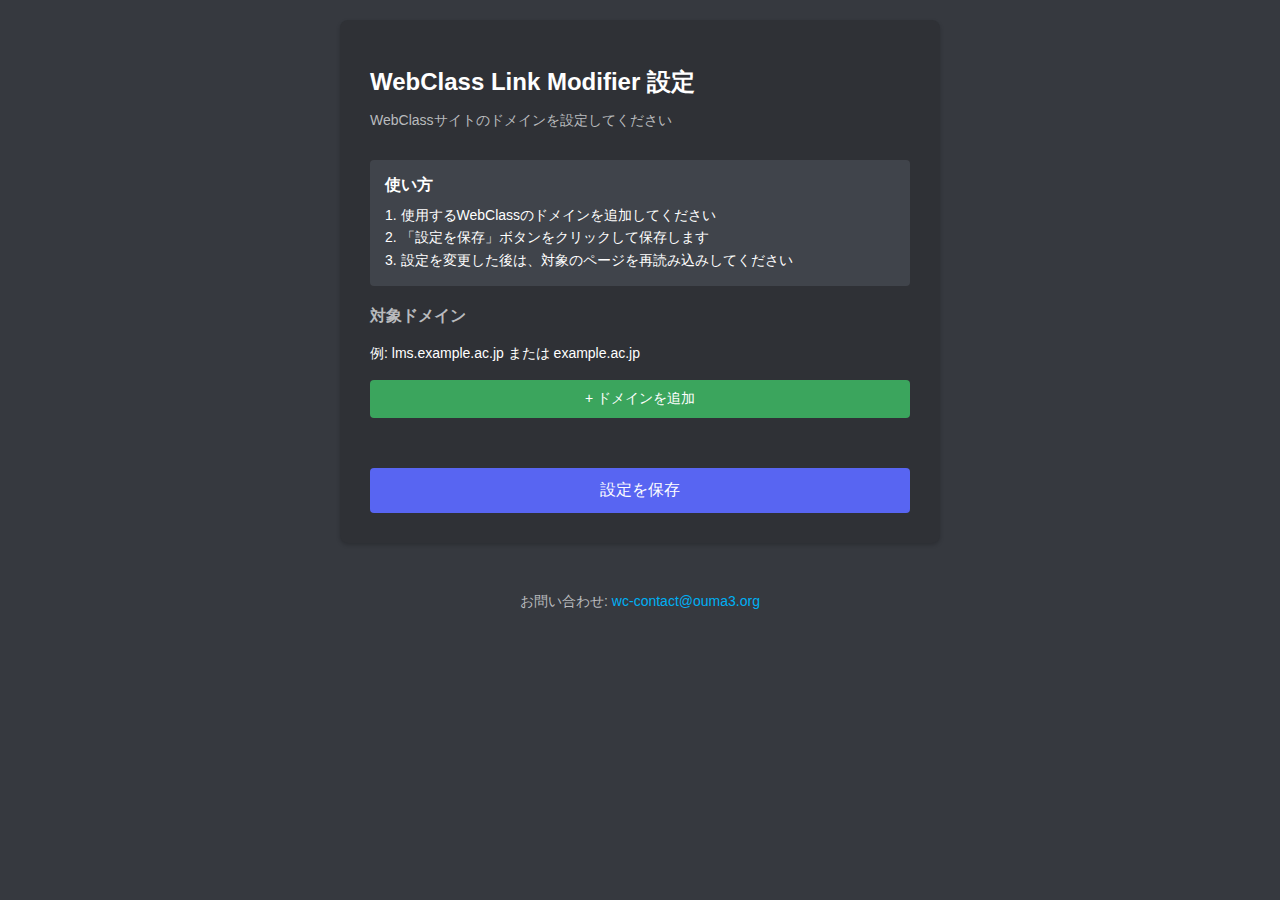
<file: options.html>
<!DOCTYPE html>
<html lang="ja">
<head>
    <meta charset="UTF-8">
    <meta name="viewport" content="width=device-width, initial-scale=1.0">
    <title>WebClass Link Modifier - 設定</title>
    <link rel="stylesheet" href="options.css">
</head>
<body>
    <div class="container">
        <h1>WebClass Link Modifier 設定</h1>
        <p class="subtitle">WebClassサイトのドメインを設定してください</p>

        <div class="info">
            <div class="info-title">使い方</div>
            <div class="info-text">
                1. 使用するWebClassのドメインを追加してください<br>
                2. 「設定を保存」ボタンをクリックして保存します<br>
                3. 設定を変更した後は、対象のページを再読み込みしてください
            </div>
        </div>

        <div class="section">
            <div class="section-title">対象ドメイン</div>
            <div class="info-text" style="margin-bottom: 10px;">
                例: lms.example.ac.jp または example.ac.jp
            </div>
            <div id="domainList" class="domain-list"></div>
            <button id="addDomainBtn" class="add-domain-btn">+ ドメインを追加</button>
        </div>

        <button id="saveBtn" class="save-btn">設定を保存</button>
        <div id="statusMessage" class="status-message"></div>
    </div>

    <footer>
        お問い合わせ: <a href="mailto:wc-contact@ouma3.org">wc-contact@ouma3.org</a>
    </footer>

    <script src="options.js"></script>
</body>
</html>
</file>
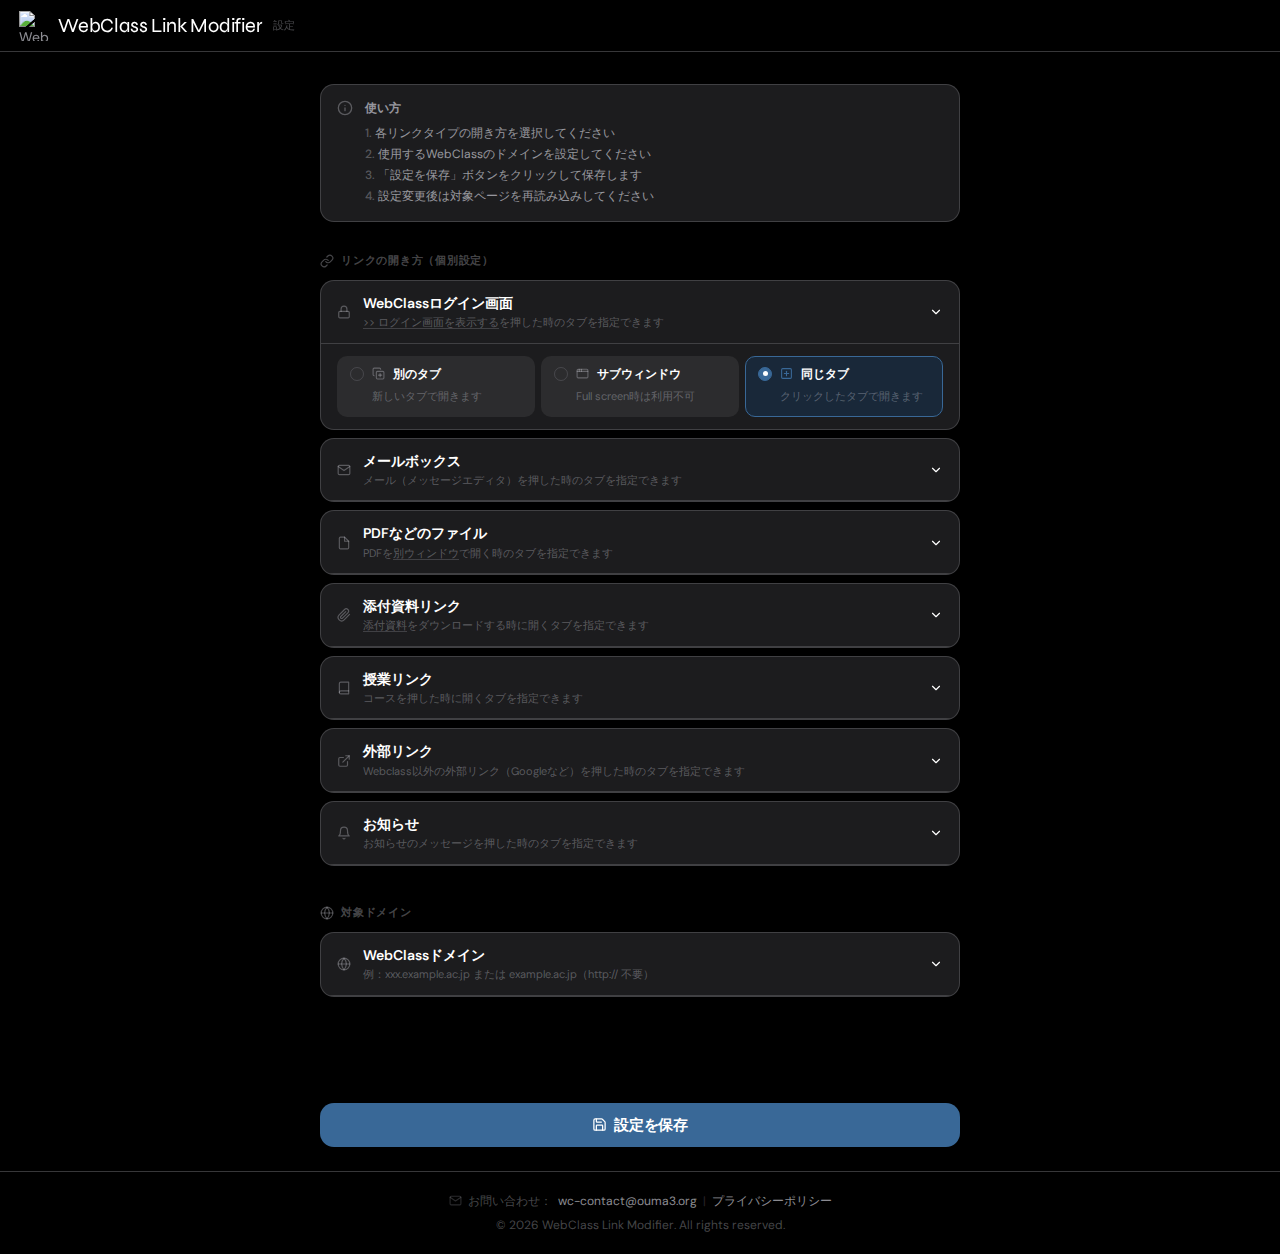
<file: html/options.html>
<!DOCTYPE html>
<html lang="ja">

<head>
  <meta charset="UTF-8">
  <meta name="viewport" content="width=device-width, initial-scale=1.0">
  <title>WebClass Link Modifier — 設定</title>
  <link rel="stylesheet" href="css/base.css">
  <link rel="stylesheet" href="css/options-layout.css">
  <link rel="stylesheet" href="css/options-components.css">
  <link rel="stylesheet" href="css/options-window.css">
  <link rel="stylesheet" href="css/footer.css">
</head>

<body>

  <!-- ═══════════════════════════════════════ TOP BAR ═ -->
  <header class="opts-topbar">
    <div class="opts-brand">
      <div class="opts-brand-icon" aria-hidden="true">
        <img id="opts-brand-img" width="30" height="30" alt="WebClass Link Modifier">
      </div>
      <span class="opts-brand-name">WebClass Link Modifier</span>
      <span class="opts-brand-version">設定</span>
    </div>
  </header>

  <!-- ═════════════════════════════════════ MAIN CONTENT ═ -->
  <main class="opts-main">

    <!-- Info banner -->
    <div class="opts-info" role="note">
      <svg class="opts-info-icon" width="16" height="16" viewBox="0 0 24 24" fill="none" stroke="currentColor"
        stroke-width="2" stroke-linecap="round" stroke-linejoin="round" aria-hidden="true">
        <circle cx="12" cy="12" r="10" />
        <path d="M12 16v-4m0-4h.01" />
      </svg>
      <div>
        <div class="opts-info-title">使い方</div>
        <ol class="opts-info-steps">
          <li data-step="1">各リンクタイプの開き方を選択してください</li>
          <li data-step="2">使用するWebClassのドメインを設定してください</li>
          <li data-step="3">「設定を保存」ボタンをクリックして保存します</li>
          <li data-step="4">設定変更後は対象ページを再読み込みしてください</li>
        </ol>
      </div>
    </div>

    <!-- ─────────────────── LINK SETTINGS SECTION ─── -->
    <section class="opts-section" aria-labelledby="sec-links-title">
      <div class="opts-section-head">
        <svg class="opts-section-icon" width="14" height="14" viewBox="0 0 24 24" fill="none" stroke="currentColor"
          stroke-width="2" stroke-linecap="round" stroke-linejoin="round" aria-hidden="true">
          <path d="M10 13a5 5 0 0 0 7.54.54l3-3a5 5 0 0 0-7.07-7.07l-1.72 1.71" />
          <path d="M14 11a5 5 0 0 0-7.54-.54l-3 3a5 5 0 0 0 7.07 7.07l1.71-1.71" />
        </svg>
        <h2 class="opts-section-title" id="sec-links-title">リンクの開き方（個別設定）</h2>
      </div>

      <!-- ④ WebClassログイン画面 -->
      <div class="sg-card" data-ac-item>
        <div class="sg-head" data-ac-trigger role="button" tabindex="0" aria-expanded="false">
          <div class="sg-icon" aria-hidden="true">
            <svg width="14" height="14" viewBox="0 0 24 24" fill="none" stroke="currentColor" stroke-width="2"
              stroke-linecap="round" stroke-linejoin="round">
              <rect x="3" y="11" width="18" height="11" rx="2" ry="2" />
              <path d="M7 11V7a5 5 0 0 1 10 0v4" />
            </svg>
          </div>
          <div class="sg-info">
            <div class="sg-title">WebClassログイン画面</div>
            <div class="sg-desc"><span class="u">&gt;&gt; ログイン画面を表示する</span>を押した時のタブを指定できます</div>
          </div>
          <svg class="sg-chevron" width="14" height="14" viewBox="0 0 24 24" fill="none" stroke="currentColor"
            stroke-width="2" stroke-linecap="round" stroke-linejoin="round" aria-hidden="true">
            <polyline points="6 9 12 15 18 9" />
          </svg>
        </div>
        <div data-ac-panel aria-hidden="true" style="height:0">
          <div class="sg-body" data-ac-inner>
            <div class="radio-grid">
              <label class="radio-opt">
                <input type="radio" name="webclassBehavior" value="newTab">
                <div class="radio-card">
                  <div class="radio-card-top">
                    <div class="radio-dot"></div>
                    <svg class="radio-ri" width="13" height="13" viewBox="0 0 24 24" fill="none" stroke="currentColor"
                      stroke-width="2" stroke-linecap="round" stroke-linejoin="round" aria-hidden="true">
                      <line x1="15" x2="15" y1="12" y2="18" />
                      <line x1="12" x2="18" y1="15" y2="15" />
                      <rect width="14" height="14" x="8" y="8" rx="2" ry="2" />
                      <path d="M4 16c-1.1 0-2-.9-2-2V4c0-1.1.9-2 2-2h10c1.1 0 2 .9 2 2" />
                    </svg>
                    <span class="radio-lbl">別のタブ</span>
                  </div>
                  <span class="radio-sub">新しいタブで開きます</span>
                </div>
              </label>
              <label class="radio-opt">
                <input type="radio" name="webclassBehavior" value="newWindow">
                <div class="radio-card">
                  <div class="radio-card-top">
                    <div class="radio-dot"></div>
                    <svg class="radio-ri" width="13" height="13" viewBox="0 0 24 24" fill="none" stroke="currentColor"
                      stroke-width="2" stroke-linecap="round" stroke-linejoin="round" aria-hidden="true">
                      <rect x="2" y="4" width="20" height="16" rx="2" />
                      <path d="M10 4v4" />
                      <path d="M2 8h20" />
                      <path d="M6 4v4" />
                    </svg>
                    <span class="radio-lbl">サブウィンドウ</span>
                  </div>
                  <span class="radio-sub">Full screen時は利用不可</span>
                </div>
              </label>
              <label class="radio-opt">
                <input type="radio" name="webclassBehavior" value="sameTab" checked>
                <div class="radio-card">
                  <div class="radio-card-top">
                    <div class="radio-dot"></div>
                    <svg class="radio-ri" width="13" height="13" viewBox="0 0 24 24" fill="none" stroke="currentColor"
                      stroke-width="2" stroke-linecap="round" stroke-linejoin="round" aria-hidden="true">
                      <rect width="18" height="18" x="3" y="3" rx="2" />
                      <path d="M8 12h8" />
                      <path d="M12 8v8" />
                    </svg>
                    <span class="radio-lbl">同じタブ</span>
                  </div>
                  <span class="radio-sub">クリックしたタブで開きます</span>
                </div>
              </label>
            </div>
            <div class="wsp" id="webclassWindowSize">
              <div class="wsp-row">
                <button class="btn-pill" data-ratio="16:9" type="button">16:9</button>
                <button class="btn-pill" data-ratio="4:3" type="button">4:3</button>
                <button class="btn-pill" data-ratio="1:1" type="button">1:1</button>
                <button class="btn-pill" data-ratio="custom" type="button">カスタム</button>
                <button class="btn-pill-reset" type="button">初期値にリセット</button>
              </div>
              <div class="wsp-fields">
                <div class="wsp-field">
                  <label for="webclassWidth">幅 (px)</label>
                  <input type="number" class="wsp-input" id="webclassWidth" min="100" max="10000" step="50" value="1600"
                    aria-label="WebClassウィンドウの幅">
                </div>
                <div class="wsp-field">
                  <label for="webclassHeight">高さ (px)</label>
                  <input type="number" class="wsp-input" id="webclassHeight" min="100" max="10000" step="50" value="898"
                    aria-label="WebClassウィンドウの高さ">
                </div>
                <div class="wsp-check-field">
                  <label>
                    <input type="checkbox" id="webclassMaintainRatio" checked aria-label="比率を維持">
                    比率を維持
                  </label>
                </div>
              </div>
            </div>
          </div>
        </div>
      </div>

      <!-- ① メールボックス -->
      <div class="sg-card" data-ac-item>
        <div class="sg-head" data-ac-trigger role="button" tabindex="0" aria-expanded="false">
          <div class="sg-icon" aria-hidden="true">
            <svg width="14" height="14" viewBox="0 0 24 24" fill="none" stroke="currentColor" stroke-width="2"
              stroke-linecap="round" stroke-linejoin="round">
              <path d="M4 4h16c1.1 0 2 .9 2 2v12c0 1.1-.9 2-2 2H4c-1.1 0-2-.9-2-2V6c0-1.1.9-2 2-2z" />
              <polyline points="22,6 12,13 2,6" />
            </svg>
          </div>
          <div class="sg-info">
            <div class="sg-title">メールボックス</div>
            <div class="sg-desc">メール（メッセージエディタ）を押した時のタブを指定できます</div>
          </div>
          <svg class="sg-chevron" width="14" height="14" viewBox="0 0 24 24" fill="none" stroke="currentColor"
            stroke-width="2" stroke-linecap="round" stroke-linejoin="round" aria-hidden="true">
            <polyline points="6 9 12 15 18 9" />
          </svg>
        </div>
        <div data-ac-panel aria-hidden="true" style="height:0">
          <div class="sg-body" data-ac-inner>
            <div class="radio-grid">
              <label class="radio-opt">
                <input type="radio" name="mailBehavior" value="newTab" checked>
                <div class="radio-card">
                  <div class="radio-card-top">
                    <div class="radio-dot"></div>
                    <svg class="radio-ri" width="13" height="13" viewBox="0 0 24 24" fill="none" stroke="currentColor"
                      stroke-width="2" stroke-linecap="round" stroke-linejoin="round" aria-hidden="true">
                      <line x1="15" x2="15" y1="12" y2="18" />
                      <line x1="12" x2="18" y1="15" y2="15" />
                      <rect width="14" height="14" x="8" y="8" rx="2" ry="2" />
                      <path d="M4 16c-1.1 0-2-.9-2-2V4c0-1.1.9-2 2-2h10c1.1 0 2 .9 2 2" />
                    </svg>
                    <span class="radio-lbl">別のタブ</span>
                  </div>
                  <span class="radio-sub">新しいタブで開きます</span>
                </div>
              </label>
              <label class="radio-opt">
                <input type="radio" name="mailBehavior" value="newWindow">
                <div class="radio-card">
                  <div class="radio-card-top">
                    <div class="radio-dot"></div>
                    <svg class="radio-ri" width="13" height="13" viewBox="0 0 24 24" fill="none" stroke="currentColor"
                      stroke-width="2" stroke-linecap="round" stroke-linejoin="round" aria-hidden="true">
                      <rect x="2" y="4" width="20" height="16" rx="2" />
                      <path d="M10 4v4" />
                      <path d="M2 8h20" />
                      <path d="M6 4v4" />
                    </svg>
                    <span class="radio-lbl">サブウィンドウ</span>
                  </div>
                  <span class="radio-sub">Full screen時は利用不可</span>
                </div>
              </label>
              <label class="radio-opt">
                <input type="radio" name="mailBehavior" value="sameTab">
                <div class="radio-card">
                  <div class="radio-card-top">
                    <div class="radio-dot"></div>
                    <svg class="radio-ri" width="13" height="13" viewBox="0 0 24 24" fill="none" stroke="currentColor"
                      stroke-width="2" stroke-linecap="round" stroke-linejoin="round" aria-hidden="true">
                      <rect width="18" height="18" x="3" y="3" rx="2" />
                      <path d="M8 12h8" />
                      <path d="M12 8v8" />
                    </svg>
                    <span class="radio-lbl">同じタブ</span>
                  </div>
                  <span class="radio-sub">クリックしたタブで開きます</span>
                </div>
              </label>
            </div>
            <div class="wsp" id="mailWindowSize">
              <div class="wsp-row">
                <button class="btn-pill" data-ratio="16:9" type="button">16:9</button>
                <button class="btn-pill" data-ratio="4:3" type="button">4:3</button>
                <button class="btn-pill" data-ratio="1:1" type="button">1:1</button>
                <button class="btn-pill" data-ratio="custom" type="button">カスタム</button>
                <button class="btn-pill-reset" type="button">初期値にリセット</button>
              </div>
              <div class="wsp-fields">
                <div class="wsp-field">
                  <label for="mailWidth">幅 (px)</label>
                  <input type="number" class="wsp-input" id="mailWidth" min="100" max="10000" step="50" value="800"
                    aria-label="メールボックスウィンドウの幅">
                </div>
                <div class="wsp-field">
                  <label for="mailHeight">高さ (px)</label>
                  <input type="number" class="wsp-input" id="mailHeight" min="100" max="10000" step="50" value="600"
                    aria-label="メールボックスウィンドウの高さ">
                </div>
                <div class="wsp-check-field">
                  <label>
                    <input type="checkbox" id="mailMaintainRatio" checked aria-label="比率を維持">
                    比率を維持
                  </label>
                </div>
              </div>
            </div>
          </div>
        </div>
      </div>

      <!-- ② PDFなどのファイル -->
      <div class="sg-card" data-ac-item>
        <div class="sg-head" data-ac-trigger role="button" tabindex="0" aria-expanded="false">
          <div class="sg-icon" aria-hidden="true">
            <svg width="14" height="14" viewBox="0 0 24 24" fill="none" stroke="currentColor" stroke-width="2"
              stroke-linecap="round" stroke-linejoin="round">
              <path d="M13 2H6a2 2 0 0 0-2 2v16a2 2 0 0 0 2 2h12a2 2 0 0 0 2-2V9z" />
              <polyline points="13 2 13 9 20 9" />
            </svg>
          </div>
          <div class="sg-info">
            <div class="sg-title">PDFなどのファイル</div>
            <div class="sg-desc">PDFを<span class="u">別ウィンドウ</span>で開く時のタブを指定できます</div>
          </div>
          <svg class="sg-chevron" width="14" height="14" viewBox="0 0 24 24" fill="none" stroke="currentColor"
            stroke-width="2" stroke-linecap="round" stroke-linejoin="round" aria-hidden="true">
            <polyline points="6 9 12 15 18 9" />
          </svg>
        </div>
        <div data-ac-panel aria-hidden="true" style="height:0">
          <div class="sg-body" data-ac-inner>
            <div class="radio-grid">
              <label class="radio-opt">
                <input type="radio" name="fileBehavior" value="newTab" checked>
                <div class="radio-card">
                  <div class="radio-card-top">
                    <div class="radio-dot"></div>
                    <svg class="radio-ri" width="13" height="13" viewBox="0 0 24 24" fill="none" stroke="currentColor"
                      stroke-width="2" stroke-linecap="round" stroke-linejoin="round" aria-hidden="true">
                      <line x1="15" x2="15" y1="12" y2="18" />
                      <line x1="12" x2="18" y1="15" y2="15" />
                      <rect width="14" height="14" x="8" y="8" rx="2" ry="2" />
                      <path d="M4 16c-1.1 0-2-.9-2-2V4c0-1.1.9-2 2-2h10c1.1 0 2 .9 2 2" />
                    </svg>
                    <span class="radio-lbl">別のタブ</span>
                  </div>
                  <span class="radio-sub">新しいタブで開きます</span>
                </div>
              </label>
              <label class="radio-opt">
                <input type="radio" name="fileBehavior" value="newWindow">
                <div class="radio-card">
                  <div class="radio-card-top">
                    <div class="radio-dot"></div>
                    <svg class="radio-ri" width="13" height="13" viewBox="0 0 24 24" fill="none" stroke="currentColor"
                      stroke-width="2" stroke-linecap="round" stroke-linejoin="round" aria-hidden="true">
                      <rect x="2" y="4" width="20" height="16" rx="2" />
                      <path d="M10 4v4" />
                      <path d="M2 8h20" />
                      <path d="M6 4v4" />
                    </svg>
                    <span class="radio-lbl">サブウィンドウ</span>
                  </div>
                  <span class="radio-sub">Full screen時は利用不可</span>
                </div>
              </label>
              <label class="radio-opt disabled">
                <input type="radio" name="fileBehavior" value="sameTab" disabled>
                <div class="radio-card">
                  <div class="radio-card-top">
                    <div class="radio-dot"></div>
                    <svg class="radio-ri" width="13" height="13" viewBox="0 0 24 24" fill="none" stroke="currentColor"
                      stroke-width="2" stroke-linecap="round" stroke-linejoin="round" aria-hidden="true">
                      <rect width="18" height="18" x="3" y="3" rx="2" />
                      <path d="M8 12h8" />
                      <path d="M12 8v8" />
                    </svg>
                    <span class="radio-lbl">同じタブ</span>
                  </div>
                  <span class="radio-sub">PDFは利用不可</span>
                </div>
              </label>
            </div>
            <div class="wsp" id="fileWindowSize">
              <div class="wsp-row">
                <button class="btn-pill" data-ratio="16:9" type="button">16:9</button>
                <button class="btn-pill" data-ratio="4:3" type="button">4:3</button>
                <button class="btn-pill" data-ratio="1:1" type="button">1:1</button>
                <button class="btn-pill" data-ratio="custom" type="button">カスタム</button>
                <button class="btn-pill-reset" type="button">初期値にリセット</button>
              </div>
              <div class="wsp-fields">
                <div class="wsp-field">
                  <label for="fileWidth">幅 (px)</label>
                  <input type="number" class="wsp-input" id="fileWidth" min="100" max="10000" step="50" value="1200"
                    aria-label="ファイルウィンドウの幅">
                </div>
                <div class="wsp-field">
                  <label for="fileHeight">高さ (px)</label>
                  <input type="number" class="wsp-input" id="fileHeight" min="100" max="10000" step="50" value="900"
                    aria-label="ファイルウィンドウの高さ">
                </div>
                <div class="wsp-check-field">
                  <label>
                    <input type="checkbox" id="fileMaintainRatio" checked aria-label="比率を維持">
                    比率を維持
                  </label>
                </div>
              </div>
            </div>
          </div>
        </div>
      </div>

      <!-- ③ 添付資料リンク -->
      <div class="sg-card" data-ac-item>
        <div class="sg-head" data-ac-trigger role="button" tabindex="0" aria-expanded="false">
          <div class="sg-icon" aria-hidden="true">
            <svg width="14" height="14" viewBox="0 0 24 24" fill="none" stroke="currentColor" stroke-width="2"
              stroke-linecap="round" stroke-linejoin="round">
              <path
                d="M21.44 11.05l-9.19 9.19a6 6 0 0 1-8.49-8.49l9.19-9.19a4 4 0 0 1 5.66 5.66l-9.2 9.19a2 2 0 0 1-2.83-2.83l8.49-8.48" />
            </svg>
          </div>
          <div class="sg-info">
            <div class="sg-title">添付資料リンク</div>
            <div class="sg-desc"><span class="u">添付資料</span>をダウンロードする時に開くタブを指定できます</div>
          </div>
          <svg class="sg-chevron" width="14" height="14" viewBox="0 0 24 24" fill="none" stroke="currentColor"
            stroke-width="2" stroke-linecap="round" stroke-linejoin="round" aria-hidden="true">
            <polyline points="6 9 12 15 18 9" />
          </svg>
        </div>
        <div data-ac-panel aria-hidden="true" style="height:0">
          <div class="sg-body" data-ac-inner>
            <div class="radio-grid">
              <label class="radio-opt">
                <input type="radio" name="attachmentBehavior" value="newTab" checked>
                <div class="radio-card">
                  <div class="radio-card-top">
                    <div class="radio-dot"></div>
                    <svg class="radio-ri" width="13" height="13" viewBox="0 0 24 24" fill="none" stroke="currentColor"
                      stroke-width="2" stroke-linecap="round" stroke-linejoin="round" aria-hidden="true">
                      <line x1="15" x2="15" y1="12" y2="18" />
                      <line x1="12" x2="18" y1="15" y2="15" />
                      <rect width="14" height="14" x="8" y="8" rx="2" ry="2" />
                      <path d="M4 16c-1.1 0-2-.9-2-2V4c0-1.1.9-2 2-2h10c1.1 0 2 .9 2 2" />
                    </svg>
                    <span class="radio-lbl">別のタブ</span>
                  </div>
                  <span class="radio-sub">新しいタブで開きます</span>
                </div>
              </label>
              <label class="radio-opt">
                <input type="radio" name="attachmentBehavior" value="newWindow">
                <div class="radio-card">
                  <div class="radio-card-top">
                    <div class="radio-dot"></div>
                    <svg class="radio-ri" width="13" height="13" viewBox="0 0 24 24" fill="none" stroke="currentColor"
                      stroke-width="2" stroke-linecap="round" stroke-linejoin="round" aria-hidden="true">
                      <rect x="2" y="4" width="20" height="16" rx="2" />
                      <path d="M10 4v4" />
                      <path d="M2 8h20" />
                      <path d="M6 4v4" />
                    </svg>
                    <span class="radio-lbl">サブウィンドウ</span>
                  </div>
                  <span class="radio-sub">Full screen時は利用不可</span>
                </div>
              </label>
              <label class="radio-opt disabled">
                <input type="radio" name="attachmentBehavior" value="sameTab" disabled>
                <div class="radio-card">
                  <div class="radio-card-top">
                    <div class="radio-dot"></div>
                    <svg class="radio-ri" width="13" height="13" viewBox="0 0 24 24" fill="none" stroke="currentColor"
                      stroke-width="2" stroke-linecap="round" stroke-linejoin="round" aria-hidden="true">
                      <rect width="18" height="18" x="3" y="3" rx="2" />
                      <path d="M8 12h8" />
                      <path d="M12 8v8" />
                    </svg>
                    <span class="radio-lbl">同じタブ</span>
                  </div>
                  <span class="radio-sub">添付資料は利用不可</span>
                </div>
              </label>
            </div>
            <div class="wsp" id="attachmentWindowSize">
              <div class="wsp-row">
                <button class="btn-pill" data-ratio="16:9" type="button">16:9</button>
                <button class="btn-pill" data-ratio="4:3" type="button">4:3</button>
                <button class="btn-pill" data-ratio="1:1" type="button">1:1</button>
                <button class="btn-pill" data-ratio="custom" type="button">カスタム</button>
                <button class="btn-pill-reset" type="button">初期値にリセット</button>
              </div>
              <div class="wsp-fields">
                <div class="wsp-field">
                  <label for="attachmentWidth">幅 (px)</label>
                  <input type="number" class="wsp-input" id="attachmentWidth" min="100" max="10000" step="50"
                    value="500" aria-label="添付資料ウィンドウの幅">
                </div>
                <div class="wsp-field">
                  <label for="attachmentHeight">高さ (px)</label>
                  <input type="number" class="wsp-input" id="attachmentHeight" min="100" max="10000" step="50"
                    value="500" aria-label="添付資料ウィンドウの高さ">
                </div>
                <div class="wsp-check-field">
                  <label>
                    <input type="checkbox" id="attachmentMaintainRatio" checked aria-label="比率を維持">
                    比率を維持
                  </label>
                </div>
              </div>
            </div>
          </div>
        </div>
      </div>

      <!-- ⑤ 授業リンク -->
      <div class="sg-card" data-ac-item>
        <div class="sg-head" data-ac-trigger role="button" tabindex="0" aria-expanded="false">
          <div class="sg-icon" aria-hidden="true">
            <svg width="14" height="14" viewBox="0 0 24 24" fill="none" stroke="currentColor" stroke-width="2"
              stroke-linecap="round" stroke-linejoin="round">
              <path d="M4 19.5A2.5 2.5 0 0 1 6.5 17H20" />
              <path d="M6.5 2H20v20H6.5A2.5 2.5 0 0 1 4 19.5v-15A2.5 2.5 0 0 1 6.5 2z" />
            </svg>
          </div>
          <div class="sg-info">
            <div class="sg-title">授業リンク</div>
            <div class="sg-desc">コースを押した時に開くタブを指定できます</div>
          </div>
          <svg class="sg-chevron" width="14" height="14" viewBox="0 0 24 24" fill="none" stroke="currentColor"
            stroke-width="2" stroke-linecap="round" stroke-linejoin="round" aria-hidden="true">
            <polyline points="6 9 12 15 18 9" />
          </svg>
        </div>
        <div data-ac-panel aria-hidden="true" style="height:0">
          <div class="sg-body" data-ac-inner>
            <div class="radio-grid">
              <label class="radio-opt">
                <input type="radio" name="linkBehavior" value="newTab" checked>
                <div class="radio-card">
                  <div class="radio-card-top">
                    <div class="radio-dot"></div>
                    <svg class="radio-ri" width="13" height="13" viewBox="0 0 24 24" fill="none" stroke="currentColor"
                      stroke-width="2" stroke-linecap="round" stroke-linejoin="round" aria-hidden="true">
                      <line x1="15" x2="15" y1="12" y2="18" />
                      <line x1="12" x2="18" y1="15" y2="15" />
                      <rect width="14" height="14" x="8" y="8" rx="2" ry="2" />
                      <path d="M4 16c-1.1 0-2-.9-2-2V4c0-1.1.9-2 2-2h10c1.1 0 2 .9 2 2" />
                    </svg>
                    <span class="radio-lbl">別のタブ</span>
                  </div>
                  <span class="radio-sub">新しいタブで開きます</span>
                </div>
              </label>
              <label class="radio-opt">
                <input type="radio" name="linkBehavior" value="newWindow">
                <div class="radio-card">
                  <div class="radio-card-top">
                    <div class="radio-dot"></div>
                    <svg class="radio-ri" width="13" height="13" viewBox="0 0 24 24" fill="none" stroke="currentColor"
                      stroke-width="2" stroke-linecap="round" stroke-linejoin="round" aria-hidden="true">
                      <rect x="2" y="4" width="20" height="16" rx="2" />
                      <path d="M10 4v4" />
                      <path d="M2 8h20" />
                      <path d="M6 4v4" />
                    </svg>
                    <span class="radio-lbl">サブウィンドウ</span>
                  </div>
                  <span class="radio-sub">Full screen時は利用不可</span>
                </div>
              </label>
              <label class="radio-opt">
                <input type="radio" name="linkBehavior" value="sameTab">
                <div class="radio-card">
                  <div class="radio-card-top">
                    <div class="radio-dot"></div>
                    <svg class="radio-ri" width="13" height="13" viewBox="0 0 24 24" fill="none" stroke="currentColor"
                      stroke-width="2" stroke-linecap="round" stroke-linejoin="round" aria-hidden="true">
                      <rect width="18" height="18" x="3" y="3" rx="2" />
                      <path d="M8 12h8" />
                      <path d="M12 8v8" />
                    </svg>
                    <span class="radio-lbl">同じタブ</span>
                  </div>
                  <span class="radio-sub">クリックしたタブで開きます</span>
                </div>
              </label>
            </div>
            <div class="wsp" id="linkWindowSize">
              <div class="wsp-row">
                <button class="btn-pill" data-ratio="16:9" type="button">16:9</button>
                <button class="btn-pill" data-ratio="4:3" type="button">4:3</button>
                <button class="btn-pill" data-ratio="1:1" type="button">1:1</button>
                <button class="btn-pill" data-ratio="custom" type="button">カスタム</button>
                <button class="btn-pill-reset" type="button">初期値にリセット</button>
              </div>
              <div class="wsp-fields">
                <div class="wsp-field">
                  <label for="linkWidth">幅 (px)</label>
                  <input type="number" class="wsp-input" id="linkWidth" min="100" max="10000" step="50" value="800"
                    aria-label="授業リンクウィンドウの幅">
                </div>
                <div class="wsp-field">
                  <label for="linkHeight">高さ (px)</label>
                  <input type="number" class="wsp-input" id="linkHeight" min="100" max="10000" step="50" value="600"
                    aria-label="授業リンクウィンドウの高さ">
                </div>
                <div class="wsp-check-field">
                  <label>
                    <input type="checkbox" id="linkMaintainRatio" checked aria-label="比率を維持">
                    比率を維持
                  </label>
                </div>
              </div>
            </div>
          </div>
        </div>
      </div>

      <!-- ⑥ 外部リンク -->
      <div class="sg-card" data-ac-item>
        <div class="sg-head" data-ac-trigger role="button" tabindex="0" aria-expanded="false">
          <div class="sg-icon" aria-hidden="true">
            <svg width="14" height="14" viewBox="0 0 24 24" fill="none" stroke="currentColor" stroke-width="2"
              stroke-linecap="round" stroke-linejoin="round">
              <path d="M18 13v6a2 2 0 0 1-2 2H5a2 2 0 0 1-2-2V8a2 2 0 0 1 2-2h6" />
              <polyline points="15 3 21 3 21 9" />
              <line x1="10" x2="21" y1="14" y2="3" />
            </svg>
          </div>
          <div class="sg-info">
            <div class="sg-title">外部リンク</div>
            <div class="sg-desc">Webclass以外の外部リンク（Googleなど）を押した時のタブを指定できます</div>
          </div>
          <svg class="sg-chevron" width="14" height="14" viewBox="0 0 24 24" fill="none" stroke="currentColor"
            stroke-width="2" stroke-linecap="round" stroke-linejoin="round" aria-hidden="true">
            <polyline points="6 9 12 15 18 9" />
          </svg>
        </div>
        <div data-ac-panel aria-hidden="true" style="height:0">
          <div class="sg-body" data-ac-inner>
            <div class="radio-grid">
              <label class="radio-opt">
                <input type="radio" name="externalLinkBehavior" value="newTab" checked>
                <div class="radio-card">
                  <div class="radio-card-top">
                    <div class="radio-dot"></div>
                    <svg class="radio-ri" width="13" height="13" viewBox="0 0 24 24" fill="none" stroke="currentColor"
                      stroke-width="2" stroke-linecap="round" stroke-linejoin="round" aria-hidden="true">
                      <line x1="15" x2="15" y1="12" y2="18" />
                      <line x1="12" x2="18" y1="15" y2="15" />
                      <rect width="14" height="14" x="8" y="8" rx="2" ry="2" />
                      <path d="M4 16c-1.1 0-2-.9-2-2V4c0-1.1.9-2 2-2h10c1.1 0 2 .9 2 2" />
                    </svg>
                    <span class="radio-lbl">別のタブ</span>
                  </div>
                  <span class="radio-sub">新しいタブで開きます</span>
                </div>
              </label>
              <label class="radio-opt">
                <input type="radio" name="externalLinkBehavior" value="newWindow">
                <div class="radio-card">
                  <div class="radio-card-top">
                    <div class="radio-dot"></div>
                    <svg class="radio-ri" width="13" height="13" viewBox="0 0 24 24" fill="none" stroke="currentColor"
                      stroke-width="2" stroke-linecap="round" stroke-linejoin="round" aria-hidden="true">
                      <rect x="2" y="4" width="20" height="16" rx="2" />
                      <path d="M10 4v4" />
                      <path d="M2 8h20" />
                      <path d="M6 4v4" />
                    </svg>
                    <span class="radio-lbl">サブウィンドウ</span>
                  </div>
                  <span class="radio-sub">Full screen時は利用不可</span>
                </div>
              </label>
              <label class="radio-opt">
                <input type="radio" name="externalLinkBehavior" value="sameTab">
                <div class="radio-card">
                  <div class="radio-card-top">
                    <div class="radio-dot"></div>
                    <svg class="radio-ri" width="13" height="13" viewBox="0 0 24 24" fill="none" stroke="currentColor"
                      stroke-width="2" stroke-linecap="round" stroke-linejoin="round" aria-hidden="true">
                      <rect width="18" height="18" x="3" y="3" rx="2" />
                      <path d="M8 12h8" />
                      <path d="M12 8v8" />
                    </svg>
                    <span class="radio-lbl">同じタブ</span>
                  </div>
                  <span class="radio-sub">クリックしたタブで開きます</span>
                </div>
              </label>
            </div>
            <div class="wsp" id="externalLinkWindowSize">
              <div class="wsp-row">
                <button class="btn-pill" data-ratio="16:9" type="button">16:9</button>
                <button class="btn-pill" data-ratio="4:3" type="button">4:3</button>
                <button class="btn-pill" data-ratio="1:1" type="button">1:1</button>
                <button class="btn-pill" data-ratio="custom" type="button">カスタム</button>
                <button class="btn-pill-reset" type="button">初期値にリセット</button>
              </div>
              <div class="wsp-fields">
                <div class="wsp-field">
                  <label for="externalLinkWidth">幅 (px)</label>
                  <input type="number" class="wsp-input" id="externalLinkWidth" min="100" max="10000" step="50"
                    value="1200" aria-label="外部リンクウィンドウの幅">
                </div>
                <div class="wsp-field">
                  <label for="externalLinkHeight">高さ (px)</label>
                  <input type="number" class="wsp-input" id="externalLinkHeight" min="100" max="10000" step="50"
                    value="900" aria-label="外部リンクウィンドウの高さ">
                </div>
                <div class="wsp-check-field">
                  <label>
                    <input type="checkbox" id="externalLinkMaintainRatio" checked aria-label="比率を維持">
                    比率を維持
                  </label>
                </div>
              </div>
            </div>
          </div>
        </div>
      </div>

      <!-- ⑦ お知らせ -->
      <div class="sg-card" data-ac-item>
        <div class="sg-head" data-ac-trigger role="button" tabindex="0" aria-expanded="false">
          <div class="sg-icon" aria-hidden="true">
            <svg width="14" height="14" viewBox="0 0 24 24" fill="none" stroke="currentColor" stroke-width="2"
              stroke-linecap="round" stroke-linejoin="round">
              <path d="M18 8A6 6 0 0 0 6 8c0 7-3 9-3 9h18s-3-2-3-9" />
              <path d="M13.73 21a2 2 0 0 1-3.46 0" />
            </svg>
          </div>
          <div class="sg-info">
            <div class="sg-title">お知らせ</div>
            <div class="sg-desc">お知らせのメッセージを押した時のタブを指定できます</div>
          </div>
          <svg class="sg-chevron" width="14" height="14" viewBox="0 0 24 24" fill="none" stroke="currentColor"
            stroke-width="2" stroke-linecap="round" stroke-linejoin="round" aria-hidden="true">
            <polyline points="6 9 12 15 18 9" />
          </svg>
        </div>
        <div data-ac-panel aria-hidden="true" style="height:0">
          <div class="sg-body" data-ac-inner>
            <div class="radio-grid">
              <label class="radio-opt">
                <input type="radio" name="informationsBehavior" value="newTab" checked>
                <div class="radio-card">
                  <div class="radio-card-top">
                    <div class="radio-dot"></div>
                    <svg class="radio-ri" width="13" height="13" viewBox="0 0 24 24" fill="none" stroke="currentColor"
                      stroke-width="2" stroke-linecap="round" stroke-linejoin="round" aria-hidden="true">
                      <line x1="15" x2="15" y1="12" y2="18" />
                      <line x1="12" x2="18" y1="15" y2="15" />
                      <rect width="14" height="14" x="8" y="8" rx="2" ry="2" />
                      <path d="M4 16c-1.1 0-2-.9-2-2V4c0-1.1.9-2 2-2h10c1.1 0 2 .9 2 2" />
                    </svg>
                    <span class="radio-lbl">別のタブ</span>
                  </div>
                  <span class="radio-sub">新しいタブで開きます</span>
                </div>
              </label>
              <label class="radio-opt">
                <input type="radio" name="informationsBehavior" value="newWindow">
                <div class="radio-card">
                  <div class="radio-card-top">
                    <div class="radio-dot"></div>
                    <svg class="radio-ri" width="13" height="13" viewBox="0 0 24 24" fill="none" stroke="currentColor"
                      stroke-width="2" stroke-linecap="round" stroke-linejoin="round" aria-hidden="true">
                      <rect x="2" y="4" width="20" height="16" rx="2" />
                      <path d="M10 4v4" />
                      <path d="M2 8h20" />
                      <path d="M6 4v4" />
                    </svg>
                    <span class="radio-lbl">サブウィンドウ</span>
                  </div>
                  <span class="radio-sub">Full screen時は利用不可</span>
                </div>
              </label>
              <label class="radio-opt">
                <input type="radio" name="informationsBehavior" value="sameTab">
                <div class="radio-card">
                  <div class="radio-card-top">
                    <div class="radio-dot"></div>
                    <svg class="radio-ri" width="13" height="13" viewBox="0 0 24 24" fill="none" stroke="currentColor"
                      stroke-width="2" stroke-linecap="round" stroke-linejoin="round" aria-hidden="true">
                      <rect width="18" height="18" x="3" y="3" rx="2" />
                      <path d="M8 12h8" />
                      <path d="M12 8v8" />
                    </svg>
                    <span class="radio-lbl">同じタブ</span>
                  </div>
                  <span class="radio-sub">クリックしたタブで開きます</span>
                </div>
              </label>
            </div>
            <div class="wsp" id="informationsWindowSize">
              <div class="wsp-row">
                <button class="btn-pill" data-ratio="16:9" type="button">16:9</button>
                <button class="btn-pill" data-ratio="4:3" type="button">4:3</button>
                <button class="btn-pill" data-ratio="1:1" type="button">1:1</button>
                <button class="btn-pill" data-ratio="custom" type="button">カスタム</button>
                <button class="btn-pill-reset" type="button">初期値にリセット</button>
              </div>
              <div class="wsp-fields">
                <div class="wsp-field">
                  <label for="informationsWidth">幅 (px)</label>
                  <input type="number" class="wsp-input" id="informationsWidth" min="100" max="10000" step="50"
                    value="1200" aria-label="お知らせウィンドウの幅">
                </div>
                <div class="wsp-field">
                  <label for="informationsHeight">高さ (px)</label>
                  <input type="number" class="wsp-input" id="informationsHeight" min="100" max="10000" step="50"
                    value="900" aria-label="お知らせウィンドウの高さ">
                </div>
                <div class="wsp-check-field">
                  <label>
                    <input type="checkbox" id="informationsMaintainRatio" checked aria-label="比率を維持">
                    比率を維持
                  </label>
                </div>
              </div>
            </div>
          </div>
        </div>
      </div>

    </section><!-- /opts-section links -->

    <!-- ─────────────────── DOMAIN SECTION ─── -->
    <section class="opts-section" aria-labelledby="sec-domains-title">
      <div class="opts-section-head">
        <svg class="opts-section-icon" width="14" height="14" viewBox="0 0 24 24" fill="none" stroke="currentColor"
          stroke-width="2" stroke-linecap="round" stroke-linejoin="round" aria-hidden="true">
          <circle cx="12" cy="12" r="10" />
          <line x1="2" y1="12" x2="22" y2="12" />
          <path d="M12 2a15.3 15.3 0 0 1 4 10 15.3 15.3 0 0 1-4 10 15.3 15.3 0 0 1-4-10 15.3 15.3 0 0 1 4-10z" />
        </svg>
        <h2 class="opts-section-title" id="sec-domains-title">対象ドメイン</h2>
      </div>

      <div class="sg-card" data-ac-item>
        <div class="sg-head" data-ac-trigger role="button" tabindex="0" aria-expanded="false">
          <div class="sg-icon" aria-hidden="true">
            <svg width="14" height="14" viewBox="0 0 24 24" fill="none" stroke="currentColor" stroke-width="2"
              stroke-linecap="round" stroke-linejoin="round">
              <circle cx="12" cy="12" r="10" />
              <line x1="2" y1="12" x2="22" y2="12" />
              <path d="M12 2a15.3 15.3 0 0 1 4 10 15.3 15.3 0 0 1-4 10 15.3 15.3 0 0 1-4-10 15.3 15.3 0 0 1 4-10z" />
            </svg>
          </div>
          <div class="sg-info">
            <div class="sg-title">WebClassドメイン</div>
            <div class="sg-desc">例：xxx.example.ac.jp または example.ac.jp（http:// 不要）</div>
          </div>
          <svg class="sg-chevron" width="14" height="14" viewBox="0 0 24 24" fill="none" stroke="currentColor"
            stroke-width="2" stroke-linecap="round" stroke-linejoin="round" aria-hidden="true">
            <polyline points="6 9 12 15 18 9" />
          </svg>
        </div>
        <div data-ac-panel aria-hidden="true" style="height:0">
          <div class="sg-body" data-ac-inner>
            <div id="domainList" class="domain-list"></div>
            <button id="addDomainBtn" class="btn btn-ghost" type="button">
              <svg width="13" height="13" viewBox="0 0 24 24" fill="none" stroke="currentColor" stroke-width="2.5"
                stroke-linecap="round" stroke-linejoin="round" aria-hidden="true">
                <line x1="12" y1="5" x2="12" y2="19" />
                <line x1="5" y1="12" x2="19" y2="12" />
              </svg>
              ドメインを追加
            </button>
          </div>
        </div>
      </div>
    </section>

  </main><!-- /.opts-main -->

  <!-- ═══════════════════════════════ SAVE + STATUS ═ -->
  <div class="opts-bottom">
    <div id="statusMessage" class="opts-status" role="status" aria-live="polite"></div>
    <button id="saveBtn" class="btn btn-primary" type="button">
      <svg width="15" height="15" viewBox="0 0 24 24" fill="none" stroke="currentColor" stroke-width="2"
        stroke-linecap="round" stroke-linejoin="round" aria-hidden="true">
        <path d="M15.2 3a2 2 0 0 1 1.4.6l3.8 3.8a2 2 0 0 1 .6 1.4V19a2 2 0 0 1-2 2H5a2 2 0 0 1-2-2V5a2 2 0 0 1 2-2z" />
        <path d="M17 21v-7a1 1 0 0 0-1-1H8a1 1 0 0 0-1 1v7" />
        <path d="M7 3v4a1 1 0 0 0 1 1h7" />
      </svg>
      設定を保存
    </button>
  </div>

  <!-- ═════════════════════════════════════ FOOTER ═ -->
  <footer class="site-footer">
    <p>
      <svg width="13" height="13" viewBox="0 0 24 24" fill="none" stroke="currentColor" stroke-width="2"
        stroke-linecap="round" stroke-linejoin="round" aria-hidden="true">
        <path d="M4 4h16c1.1 0 2 .9 2 2v12c0 1.1-.9 2-2 2H4c-1.1 0-2-.9-2-2V6c0-1.1.9-2 2-2z" />
        <polyline points="22,6 12,13 2,6" />
      </svg>
      お問い合わせ：<a href="mailto:wc-contact@ouma3.org">wc-contact@ouma3.org</a>
      <span class="sep">|</span>
      <a href="../index.html">プライバシーポリシー</a>
    </p>
    <p>&copy; 2026 WebClass Link Modifier. All rights reserved.</p>
  </footer>

  <!-- JS — load order matters -->
  <script src="../js/config.js"></script>
  <script src="../js/options-constants.js"></script>
  <script src="../js/options-ui.js"></script>
  <script src="../js/options-domains.js"></script>
  <script src="../js/options-window-size.js"></script>
  <script src="../js/options-storage.js"></script>
  <script src="../js/options-main.js"></script>
  <script src="../js/accordion.js"></script>
  <!-- Icons from Lucide (https://lucide.dev) — MIT License -->
</body>

</html>
</file>
<file: html/css/privacy-policy.css>
/* ================================================================
   privacy-policy.css — Privacy policy accordion page
   ================================================================ */

.pp-wrap {
  max-width: 680px;
  margin: 0 auto;
  padding: 64px 20px 48px;
}

/* ── Header ── */
.pp-header {
  text-align: center;
  margin-bottom: 52px;
}

/* Badge — モノクロ、装飾なし */
.pp-badge {
  display: inline-flex;
  align-items: center;
  gap: 6px;
  padding: 4px 12px;
  background: var(--bg-2);
  border: 1px solid var(--sep);
  border-radius: 99px;
  font-family: var(--font-mono);
  font-size: var(--text-xs);
  font-weight: 500;
  color: var(--label-3);
  letter-spacing: 0.06em;
  text-transform: uppercase;
  margin-bottom: 24px;
}
.pp-badge svg { flex-shrink: 0; }

.pp-title {
  font-size: var(--text-3xl);
  font-weight: 800;
  color: var(--label-1);
  letter-spacing: -0.03em;
  margin-bottom: 10px;
}

.pp-subtitle {
  font-size: var(--text-md);
  color: var(--label-2);
  font-weight: 400;
  margin-bottom: 4px;
}

.pp-meta {
  font-family: var(--font-mono);
  font-size: var(--text-xs);
  color: var(--label-3);
}

/* ── Accordion ── */
.accordion {
  border: 1px solid var(--sep);
  border-radius: var(--r-xl);
  overflow: hidden;
  background: var(--bg-2);
  margin-bottom: 40px;
}

.ac-item { border-bottom: 1px solid var(--sep); }
.ac-item:last-child { border-bottom: none; }

/* Trigger */
.ac-trigger {
  width: 100%;
  display: flex;
  align-items: center;
  gap: 12px;
  padding: 15px 20px;
  background: transparent;
  border: none;
  cursor: pointer;
  color: var(--label-1);
  text-align: left;
  transition: background var(--t-fast);
}
.ac-trigger:hover          { background: var(--fill-4); }
.ac-item.is-open .ac-trigger { background: var(--fill-4); }

.ac-num {
  font-family: var(--font-mono);
  font-size: var(--text-xs);
  color: var(--label-4);
  letter-spacing: 0.04em;
  width: 20px;
  flex-shrink: 0;
  text-align: right;
}

/* アイコンボックスなし — アイコンをフラットに */
.ac-icon {
  color: var(--label-3);
  flex-shrink: 0;
  display: flex;
  align-items: center;
  transition: color var(--t-fast);
}
.ac-item.is-open .ac-icon { color: var(--label-2); }

.ac-label {
  flex: 1;
  font-size: var(--text-base);
  font-weight: 600;
  color: var(--label-1);
}

.ac-chevron {
  color: var(--label-3);
  flex-shrink: 0;
  transition: transform var(--t-mid), color var(--t-fast);
}
.ac-item.is-open .ac-chevron {
  transform: rotate(180deg);
  color: var(--label-2);
}

/* Panel */
.ac-panel {
  height: 0;
  overflow: hidden;
  transition: height var(--t-slow);
}

.ac-inner {
  padding: 2px 20px 20px 52px;
}

/* Panel content */
.ac-inner p {
  font-size: var(--text-base);
  color: var(--label-2);
  line-height: 1.75;
  margin-bottom: 10px;
}
.ac-inner p:last-child { margin-bottom: 0; }

.ac-inner ul {
  list-style: none;
  margin: 8px 0;
  display: flex;
  flex-direction: column;
  gap: 7px;
}

.ac-inner li {
  display: flex;
  align-items: flex-start;
  gap: 8px;
  font-size: var(--text-base);
  color: var(--label-2);
  line-height: 1.65;
}

.li-check {
  flex-shrink: 0;
  width: 14px; height: 14px;
  color: var(--green);
  margin-top: 3px;
}

.ac-inner strong { color: var(--label-1); font-weight: 600; }

.contact-card {
  display: flex;
  align-items: center;
  gap: 10px;
  padding: 11px 14px;
  background: var(--bg-3);
  border: 1px solid var(--sep);
  border-radius: var(--r-md);
  margin-top: 10px;
  font-size: var(--text-sm);
  color: var(--label-2);
}
.contact-card svg { color: var(--label-3); flex-shrink: 0; }

/* ── Responsive ── */
@media (max-width: 580px) {
  .pp-wrap    { padding: 40px 16px 64px; }
  .pp-title   { font-size: var(--text-2xl); }
  .ac-trigger { padding: 13px 16px; }
  .ac-inner   { padding: 2px 16px 18px 16px; }
  .ac-num     { display: none; }
}
</file>
<file: extension/styles/privacy-policy.css>
/* ================================================================
   privacy-policy.css — Privacy policy accordion page
   ================================================================ */

.pp-wrap {
  max-width: 680px;
  margin: 0 auto;
  padding: 64px 20px 48px;
}

/* ── Header ── */
.pp-header {
  text-align: center;
  margin-bottom: 52px;
}

/* Badge — モノクロ、装飾なし */
.pp-badge {
  display: inline-flex;
  align-items: center;
  gap: 6px;
  padding: 4px 12px;
  background: var(--bg-2);
  border: 1px solid var(--sep);
  border-radius: 99px;
  font-family: var(--font-mono);
  font-size: var(--text-xs);
  font-weight: 500;
  color: var(--label-3);
  letter-spacing: 0.06em;
  text-transform: uppercase;
  margin-bottom: 24px;
}
.pp-badge svg { flex-shrink: 0; }

.pp-title {
  font-size: var(--text-3xl);
  font-weight: 800;
  color: var(--label-1);
  letter-spacing: -0.03em;
  margin-bottom: 10px;
}

.pp-subtitle {
  font-size: var(--text-md);
  color: var(--label-2);
  font-weight: 400;
  margin-bottom: 4px;
}

.pp-meta {
  font-family: var(--font-mono);
  font-size: var(--text-xs);
  color: var(--label-3);
}

/* ── Accordion ── */
.accordion {
  border: 1px solid var(--sep);
  border-radius: var(--r-xl);
  overflow: hidden;
  background: var(--bg-2);
  margin-bottom: 40px;
}

.ac-item { border-bottom: 1px solid var(--sep); }
.ac-item:last-child { border-bottom: none; }

/* Trigger */
.ac-trigger {
  width: 100%;
  display: flex;
  align-items: center;
  gap: 12px;
  padding: 15px 20px;
  background: transparent;
  border: none;
  cursor: pointer;
  color: var(--label-1);
  text-align: left;
  transition: background var(--t-fast);
}
.ac-trigger:hover          { background: var(--fill-4); }
.ac-item.is-open .ac-trigger { background: var(--fill-4); }

.ac-num {
  font-family: var(--font-mono);
  font-size: var(--text-xs);
  color: var(--label-4);
  letter-spacing: 0.04em;
  width: 20px;
  flex-shrink: 0;
  text-align: right;
}

/* アイコンボックスなし — アイコンをフラットに */
.ac-icon {
  color: var(--label-3);
  flex-shrink: 0;
  display: flex;
  align-items: center;
  transition: color var(--t-fast);
}
.ac-item.is-open .ac-icon { color: var(--label-2); }

.ac-label {
  flex: 1;
  font-size: var(--text-base);
  font-weight: 600;
  color: var(--label-1);
}

.ac-chevron {
  color: var(--label-3);
  flex-shrink: 0;
  transition: transform var(--t-mid), color var(--t-fast);
}
.ac-item.is-open .ac-chevron {
  transform: rotate(180deg);
  color: var(--label-2);
}

/* Panel */
.ac-panel {
  height: 0;
  overflow: hidden;
  transition: height var(--t-slow);
}

.ac-inner {
  padding: 2px 20px 20px 52px;
}

/* Panel content */
.ac-inner p {
  font-size: var(--text-base);
  color: var(--label-2);
  line-height: 1.75;
  margin-bottom: 10px;
}
.ac-inner p:last-child { margin-bottom: 0; }

.ac-inner ul {
  list-style: none;
  margin: 8px 0;
  display: flex;
  flex-direction: column;
  gap: 7px;
}

.ac-inner li {
  display: flex;
  align-items: flex-start;
  gap: 8px;
  font-size: var(--text-base);
  color: var(--label-2);
  line-height: 1.65;
}

.li-check {
  flex-shrink: 0;
  width: 14px; height: 14px;
  color: var(--green);
  margin-top: 3px;
}

.ac-inner strong { color: var(--label-1); font-weight: 600; }

.contact-card {
  display: flex;
  align-items: center;
  gap: 10px;
  padding: 11px 14px;
  background: var(--bg-3);
  border: 1px solid var(--sep);
  border-radius: var(--r-md);
  margin-top: 10px;
  font-size: var(--text-sm);
  color: var(--label-2);
}
.contact-card svg { color: var(--label-3); flex-shrink: 0; }

/* ── Responsive ── */
@media (max-width: 580px) {
  .pp-wrap    { padding: 40px 16px 64px; }
  .pp-title   { font-size: var(--text-2xl); }
  .ac-trigger { padding: 13px 16px; }
  .ac-inner   { padding: 2px 16px 18px 16px; }
  .ac-num     { display: none; }
}
</file>
<file: extension/styles/footer.css>
/* ================================================================
   footer.css — 共通フッター
   両ページで <footer class="site-footer"> として使用
   ================================================================ */

.site-footer {
  display: flex;
  flex-direction: column;
  align-items: center;
  gap: 6px;
  padding: 20px 20px;
  border-top: 1px solid var(--sep);
}

.site-footer p {
  display: flex;
  align-items: center;
  gap: 6px;
  font-size: var(--text-sm);
  color: var(--label-3);
  line-height: 1.5;
  flex-wrap: wrap;
  justify-content: center;
}

.site-footer svg {
  color: var(--label-4);
  flex-shrink: 0;
}

.site-footer a {
  color: var(--label-2);
  text-decoration: none;
  transition: color var(--t-fast);
}
.site-footer a:hover { color: var(--label-1); }

.site-footer .sep {
  color: var(--label-4);
  user-select: none;
}
</file>
<file: extension/options/styles/layout.css>
/* ================================================================
   options-layout.css — Options page structure
   ================================================================ */

/* ── Top bar ── */
.opts-topbar {
  position: sticky;
  top: 0;
  z-index: 100;
  display: flex;
  align-items: center;
  justify-content: space-between;
  height: 52px;
  padding: 0 20px;
  background: rgba(0, 0, 0, 0.85);
  backdrop-filter: blur(24px);
  -webkit-backdrop-filter: blur(24px);
  border-bottom: 1px solid var(--sep);
}

.opts-brand {
  display: flex;
  align-items: center;
  gap: 10px;
}

/* アイコン — 装飾なし、アクセントカラーなし */
.opts-brand-icon {
  display: flex;
  align-items: center;
  justify-content: center;
  width: 28px;
  height: 28px;
  color: var(--label-2);
  flex-shrink: 0;
}

.opts-brand-name {
  font-family: var(--font-heading);
  font-size: var( --text-xl);
  color: var(--label-1);
  letter-spacing: -0.01em;
}

.opts-brand-version {
  font-family: var(--font-mono);
  font-size: var(--text-xs);
  color: var(--label-3);
  letter-spacing: 0.02em;
}

/* ── Main ── */
.opts-main {
  max-width: 680px;
  width: 100%;
  margin: 0 auto;
  padding: 32px 20px 16px;
}

/* ── Info banner ── */
.opts-info {
  display: flex;
  gap: 12px;
  padding: 14px 16px;
  background: var(--bg-2);
  border: 1px solid var(--sep);
  border-radius: var(--r-lg);
  margin-bottom: 32px;
}

.opts-info-icon { flex-shrink: 0; color: var(--label-3); margin-top: 1px; }

.opts-info-title {
  font-size: var(--text-sm);
  font-weight: 600;
  color: var(--label-2);
  margin-bottom: 6px;
  letter-spacing: 0.01em;
  text-transform: uppercase;
}

.opts-info-steps {
  font-size: var(--text-sm);
  color: var(--label-2);
  line-height: 1.75;
  list-style: none;
  counter-reset: step;
}

.opts-info-steps li {
  counter-increment: step;
}
.opts-info-steps li::before {
  content: counter(step) ". ";
  color: var(--label-3);
  font-weight: 500;
}

/* ── Section wrapper ── */
.opts-section { margin-bottom: 40px; }

.opts-section-head {
  display: flex;
  align-items: center;
  gap: 7px;
  margin-bottom: 12px;
}

.opts-section-icon { color: var(--label-3); }

.opts-section-title {
  font-family: var(--font-sans);
  font-size: var(--text-xs);
  font-weight: 600;
  color: var(--label-3);
  letter-spacing: 0.07em;
  text-transform: uppercase;
}

/* ── Bottom bar ── */
.opts-bottom {
  max-width: 680px;
  width: 100%;
  margin: 0 auto;
  padding: 0 20px 24px;
}

/* ── Status ── */
.opts-status {
  visibility: hidden;
  opacity: 0;
  padding: 10px 14px;
  border-radius: var(--r-md);
  font-size: var(--text-sm);
  font-weight: 500;
  margin-bottom: 12px;
  text-align: center;
  border: 1px solid transparent;
  transition: opacity var(--t-mid);
  /* 空の時も高さを確保 */
  min-height: 38px;
  display: flex;
  align-items: center;
  justify-content: center;
}
.opts-status.show    { visibility: visible; opacity: 1; }
.opts-status.success { color: var(--green); background: var(--green-muted); border-color: rgba(48,209,88,0.25); }
.opts-status.error   { color: var(--red);   background: var(--red-muted);   border-color: rgba(255,69,58,0.25); }
.opts-status.info    { color: var(--label-2); background: var(--bg-2); border-color: var(--sep); }

/* ── Responsive ── */
@media (max-width: 580px) {
  .opts-brand-version { display: none; }
  .opts-main   { padding: 24px 14px 16px; }
  .opts-bottom { padding: 0 14px 20px; }
}
</file>
<file: extension/options/styles/components.css>
/* ================================================================
   options-components.css — Setting cards, radio options, domain list, buttons
   Apple HIG: 色は機能のみ、グレーで階層、アクセントは選択状態だけ
   ================================================================ */

/* ── Setting card ── */
.sg-card {
  background: var(--bg-2);
  border: 1px solid var(--sep);
  border-radius: var(--r-lg);
  overflow: hidden;
  margin-bottom: 8px;
}

.sg-head {
  display: flex;
  align-items: center;
  gap: 12px;
  padding: 13px 16px 12px;
  border-bottom: 1px solid var(--sep);
}

/* アイコン — 装飾ボックスなし、シンプルに */
.sg-icon {
  color: var(--label-3);
  flex-shrink: 0;
  display: flex;
  align-items: center;
}

.sg-info { flex: 1; min-width: 0; }

.sg-title {
  font-size: var(--text-base);
  font-weight: 600;
  color: var(--label-1);
  line-height: 1.3;
}

.sg-desc {
  font-size: var(--text-xs);
  color: var(--label-3);
  margin-top: 2px;
  line-height: 1.5;
}
.sg-desc .u { text-decoration: underline; text-underline-offset: 2px; text-decoration-color: var(--label-4); }

.sg-body { padding: 12px 16px; }

/* ── Radio grid ── */
.radio-grid {
  display: grid;
  grid-template-columns: repeat(3, 1fr);
  gap: 6px;
}
@media (max-width: 520px) { .radio-grid { grid-template-columns: 1fr; } }

/* ── Radio option ── */
.radio-opt {
  position: relative;
  cursor: pointer;
  user-select: none;
}

.radio-opt input[type="radio"] {
  position: absolute; opacity: 0; width: 0; height: 0; pointer-events: none;
}

.radio-card {
  padding: 10px 12px;
  background: var(--bg-3);
  border: 1px solid transparent;   /* border常時表示しない */
  border-radius: var(--r-md);
  transition: background var(--t-fast), border-color var(--t-fast);
  cursor: pointer;
}

.radio-opt:hover .radio-card {
  background: var(--bg-4);
}

/* 選択時のみアクセントカラー使用 */
.radio-opt input:checked ~ .radio-card {
  background: rgba(10, 132, 255, 0.12);
  border-color: var(--accent);
}

.radio-opt.disabled { opacity: 0.28; pointer-events: none; }

.radio-card-top {
  display: flex;
  align-items: center;
  gap: 8px;
  margin-bottom: 4px;
}

/* Custom radio dot */
.radio-dot {
  width: 14px; height: 14px;
  border-radius: 50%;
  border: 1.5px solid var(--fill-1);
  flex-shrink: 0;
  position: relative;
  transition: border-color var(--t-fast), background var(--t-fast);
}
.radio-opt input:checked ~ .radio-card .radio-dot {
  border-color: var(--accent);
  background: var(--accent);
}
.radio-dot::after {
  content: '';
  position: absolute; inset: 0; margin: auto;
  width: 0; height: 0;
  border-radius: 50%;
  background: #fff;
  transition: width var(--t-fast), height var(--t-fast);
}
.radio-opt input:checked ~ .radio-card .radio-dot::after {
  width: 5px; height: 5px;
}

/* アイコン — 非選択時グレー、選択時だけアクセント */
.radio-ri {
  color: var(--label-3);
  flex-shrink: 0;
  transition: color var(--t-fast);
}
.radio-opt input:checked ~ .radio-card .radio-ri { color: var(--accent); }

.radio-lbl {
  font-size: var(--text-sm);
  font-weight: 600;
  color: var(--label-1);
  flex: 1;
  line-height: 1;
}

.radio-sub {
  font-size: var(--text-xs);
  color: var(--label-3);
  padding-left: 22px;
  line-height: 1.4;
}

/* ── Domain list ── */
.domain-list {
  display: flex;
  flex-direction: column;
  gap: 6px;
  margin-bottom: 8px;
}

.domain-item {
  display: flex;
  align-items: center;
  gap: 7px;
}

.domain-input {
  flex: 1;
  height: 34px;
  padding: 0 12px;
  background: var(--bg-3);
  border: 1px solid var(--sep);
  border-radius: var(--r-md);
  font-family: var(--font-sans);
  font-size: var(--text-sm);
  color: var(--label-1);
  transition: border-color var(--t-fast), background var(--t-fast);
}
.domain-input:focus {
  outline: none;
  border-color: var(--accent);
  background: var(--bg-3);
}
.domain-input::placeholder { color: var(--label-4); }

.btn-remove {
  display: flex;
  align-items: center;
  justify-content: center;
  width: 34px; height: 34px;
  background: transparent;
  border: 1px solid transparent;
  border-radius: var(--r-md);
  color: var(--label-3);
  cursor: pointer;
  flex-shrink: 0;
  transition: background var(--t-fast), color var(--t-fast);
}
.btn-remove:hover {
  background: var(--red-muted);
  color: var(--red);
}

/* ── Buttons ── */
.btn {
  display: inline-flex;
  align-items: center;
  justify-content: center;
  gap: 7px;
  padding: 0 16px;
  height: 36px;
  border-radius: var(--r-md);
  font-family: var(--font-sans);
  font-size: var(--text-sm);
  font-weight: 500;
  cursor: pointer;
  border: none;
  transition: opacity var(--t-fast), transform var(--t-fast), background var(--t-fast);
  white-space: nowrap;
}
.btn:active { transform: scale(0.975); }

/* Add domain — subtle ghost */
.btn-ghost {
  width: 100%;
  height: 34px;
  background: transparent;
  border: 1px dashed var(--sep-opaque);
  color: var(--label-3);
  font-size: var(--text-sm);
  border-radius: var(--r-md);
}
.btn-ghost:hover {
  background: var(--fill-4);
  border-style: solid;
  border-color: var(--fill-1);
  color: var(--label-2);
}

/* Primary save button — accent only here */
.btn-primary {
  height: 44px;
  padding: 0 24px;
  background: var(--accent);
  color: #fff;
  font-size: var(--text-md);
  font-weight: 600;
  border-radius: var(--r-lg);
  width: 100%;
  letter-spacing: -0.01em;
}
.btn-primary:hover { opacity: 0.88; }

/* ── Accordion trigger on sg-head ── */
.sg-head[data-ac-trigger] {
  cursor: pointer;
  user-select: none;
}
.sg-head[data-ac-trigger]:hover { background: var(--fill-4); }

.sg-chevron {
  margin-left: auto;
  flex-shrink: 0;
  color: var(--label-3);
  transition: transform var(--t-mid), color var(--t-fast);
}
.sg-card.is-open .sg-chevron {
  transform: rotate(180deg);
  color: var(--label-2);
}

/* Panel */
.sg-card [data-ac-panel] {
  height: 0;
  overflow: hidden;
  transition: height var(--t-slow);
}
</file>
<file: extension/options/styles/window.css>
/* ================================================================
   options-window.css — Window size settings panel
   ================================================================ */

.wsp {
  display: none;
  margin-top: 12px;
  padding: 13px 14px;
  background: var(--bg-3);
  border: 1px solid var(--sep);
  border-radius: var(--r-md);
}
.wsp.show { display: block; }

.wsp-row {
  display: flex;
  align-items: center;
  gap: 5px;
  flex-wrap: wrap;
  margin-bottom: 11px;
}

/* Preset pills — neutral, no accent unless active */
.btn-pill {
  padding: 4px 10px;
  background: var(--bg-4);
  border: 1px solid transparent;
  border-radius: 99px;
  font-family: var(--font-mono);
  font-size: var(--text-xs);
  font-weight: 500;
  color: var(--label-2);
  cursor: pointer;
  transition: background var(--t-fast), color var(--t-fast), border-color var(--t-fast);
}
.btn-pill:hover { background: var(--fill-2); color: var(--label-1); }
.btn-pill.active { background: var(--accent-muted); border-color: var(--accent); color: var(--accent); }

.btn-pill-reset {
  margin-left: auto;
  padding: 4px 10px;
  background: transparent;
  border: 1px solid transparent;
  border-radius: 99px;
  font-family: var(--font-sans);
  font-size: var(--text-xs);
  font-weight: 500;
  color: var(--label-3);
  cursor: pointer;
  transition: color var(--t-fast);
}
.btn-pill-reset:hover { color: var(--red); }

/* Fields row */
.wsp-fields {
  display: flex;
  align-items: flex-end;
  gap: 10px;
  flex-wrap: wrap;
}

.wsp-field {
  display: flex;
  flex-direction: column;
  gap: 4px;
}

.wsp-field label {
  font-family: var(--font-mono);
  font-size: var(--text-xs);
  font-weight: 500;
  color: var(--label-3);
  letter-spacing: 0.04em;
  text-transform: uppercase;
}

.wsp-input {
  width: 90px; height: 30px;
  padding: 0 9px;
  background: var(--bg-2);
  border: 1px solid var(--sep);
  border-radius: var(--r-sm);
  font-family: var(--font-mono);
  font-size: var(--text-sm);
  color: var(--label-1);
  transition: border-color var(--t-fast);
}
.wsp-input:focus { outline: none; border-color: var(--accent); }

.wsp-check-field {
  display: flex;
  align-items: center;
  padding-bottom: 3px;
}
.wsp-check-field label {
  display: flex;
  align-items: center;
  gap: 6px;
  font-size: var(--text-xs);
  color: var(--label-2);
  cursor: pointer;
  user-select: none;
}
.wsp-check-field input[type="checkbox"] {
  width: 13px; height: 13px;
  accent-color: var(--accent);
  cursor: pointer;
}
</file>
<file: options.css>
body {
    font-family: 'Segoe UI', Tahoma, Geneva, Verdana, sans-serif;
    max-width: 600px;
    margin: 0 auto;
    padding: 20px;
    background-color: #36393f;
    color: #dcddde;
}

.container {
    background-color: #2f3136;
    padding: 30px;
    border-radius: 8px;
    box-shadow: 0 2px 4px rgba(0,0,0,0.2);
}

h1 {
    color: #ffffff;
    font-size: 24px;
    margin-bottom: 10px;
}

.subtitle {
    color: #b9bbbe;
    font-size: 14px;
    margin-bottom: 30px;
}

.section {
    margin-bottom: 30px;
}

.section-title {
    font-size: 16px;
    font-weight: bold;
    color: #b9bbbe;
    margin-bottom: 15px;
}

.domain-list {
    margin-bottom: 15px;
}

.domain-item {
    display: flex;
    align-items: center;
    padding: 10px;
    margin-bottom: 8px;
    background-color: #40444b;
    border-radius: 4px;
    border: 1px solid #202225;
}

.domain-item input[type="text"] {
    flex: 1;
    padding: 8px 12px;
    border: 1px solid #202225;
    border-radius: 4px;
    font-size: 14px;
    margin-right: 10px;
    background-color: #202225;
    color: #dcddde;
}

.domain-item input[type="text"]:focus {
    outline: none;
    border-color: #5865f2;
}

.domain-item input[type="text"]::placeholder {
    color: #72767d;
}

.domain-item button {
    padding: 8px 16px;
    background-color: #ed4245;
    color: white;
    border: none;
    border-radius: 4px;
    cursor: pointer;
    font-size: 14px;
}

.domain-item button:hover {
    background-color: #c03537;
}

.add-domain-btn {
    padding: 10px 20px;
    background-color: #3ba55d;
    color: white;
    border: none;
    border-radius: 4px;
    cursor: pointer;
    font-size: 14px;
    width: 100%;
}

.add-domain-btn:hover {
    background-color: #2d7d46;
}

.save-btn {
    padding: 12px 30px;
    background-color: #5865f2;
    color: white;
    border: none;
    border-radius: 4px;
    cursor: pointer;
    font-size: 16px;
    width: 100%;
    margin-top: 20px;
}

.save-btn:hover {
    background-color: #4752c4;
}

.info {
    background-color: #40444b;
    padding: 15px;
    border-radius: 4px;
    margin-bottom: 20px;
}

.info-title {
    font-weight: bold;
    color: #ffffff;
    margin-bottom: 8px;
}

.info-text {
    font-size: 14px;
    color: #ffffff;
    line-height: 1.6;
}

.status-message {
    padding: 0;
    border-radius: 0;
    margin-top: 15px;
    text-align: center;
    font-weight: normal;
    font-size: 14px;
    display: none;
    background-color: transparent;
}

.status-message.success {
    color: #3ba55d;
}

.status-message.error {
    color: #ed4245;
}

.status-message.info {
    color: #00b0f4;
}

.example {
    background-color: #1e1f22;
    padding: 8px 12px;
    border-radius: 4px;
    font-family: monospace;
    font-size: 13px;
    margin-top: 5px;
    color: #00b0f4;
    border: 1px solid #00b0f4;
    opacity: 0.7;
}

footer {
    text-align: center;
    padding: 20px;
    margin-top: 30px;
    color: #b9bbbe;
    font-size: 14px;
}

footer a {
    color: #00b0f4;
    text-decoration: none;
}

footer a:hover {
    text-decoration: underline;
}
</file>
<file: html/css/options-layout.css>
/* ================================================================
   options-layout.css — Options page structure
   ================================================================ */

/* ── Top bar ── */
.opts-topbar {
  position: sticky;
  top: 0;
  z-index: 100;
  display: flex;
  align-items: center;
  justify-content: space-between;
  height: 52px;
  padding: 0 20px;
  background: rgba(0, 0, 0, 0.85);
  backdrop-filter: blur(24px);
  -webkit-backdrop-filter: blur(24px);
  border-bottom: 1px solid var(--sep);
}

.opts-brand {
  display: flex;
  align-items: center;
  gap: 10px;
}

/* アイコン — 装飾なし、アクセントカラーなし */
.opts-brand-icon {
  display: flex;
  align-items: center;
  justify-content: center;
  width: 28px;
  height: 28px;
  color: var(--label-2);
  flex-shrink: 0;
}

.opts-brand-name {
  font-family: var(--font-heading);
  font-size: var( --text-xl);
  color: var(--label-1);
  letter-spacing: -0.01em;
}

.opts-brand-version {
  font-family: var(--font-mono);
  font-size: var(--text-xs);
  color: var(--label-3);
  letter-spacing: 0.02em;
}

/* ── Main ── */
.opts-main {
  max-width: 680px;
  width: 100%;
  margin: 0 auto;
  padding: 32px 20px 16px;
}

/* ── Info banner ── */
.opts-info {
  display: flex;
  gap: 12px;
  padding: 14px 16px;
  background: var(--bg-2);
  border: 1px solid var(--sep);
  border-radius: var(--r-lg);
  margin-bottom: 32px;
}

.opts-info-icon { flex-shrink: 0; color: var(--label-3); margin-top: 1px; }

.opts-info-title {
  font-size: var(--text-sm);
  font-weight: 600;
  color: var(--label-2);
  margin-bottom: 6px;
  letter-spacing: 0.01em;
  text-transform: uppercase;
}

.opts-info-steps {
  font-size: var(--text-sm);
  color: var(--label-2);
  line-height: 1.75;
  list-style: none;
  counter-reset: step;
}

.opts-info-steps li {
  counter-increment: step;
}
.opts-info-steps li::before {
  content: counter(step) ". ";
  color: var(--label-3);
  font-weight: 500;
}

/* ── Section wrapper ── */
.opts-section { margin-bottom: 40px; }

.opts-section-head {
  display: flex;
  align-items: center;
  gap: 7px;
  margin-bottom: 12px;
}

.opts-section-icon { color: var(--label-3); }

.opts-section-title {
  font-family: var(--font-sans);
  font-size: var(--text-xs);
  font-weight: 600;
  color: var(--label-3);
  letter-spacing: 0.07em;
  text-transform: uppercase;
}

/* ── Bottom bar ── */
.opts-bottom {
  max-width: 680px;
  width: 100%;
  margin: 0 auto;
  padding: 0 20px 24px;
}

/* ── Status ── */
.opts-status {
  visibility: hidden;
  opacity: 0;
  padding: 10px 14px;
  border-radius: var(--r-md);
  font-size: var(--text-sm);
  font-weight: 500;
  margin-bottom: 12px;
  text-align: center;
  border: 1px solid transparent;
  transition: opacity var(--t-mid);
  /* 空の時も高さを確保 */
  min-height: 38px;
  display: flex;
  align-items: center;
  justify-content: center;
}
.opts-status.show    { visibility: visible; opacity: 1; }
.opts-status.success { color: var(--green); background: var(--green-muted); border-color: rgba(48,209,88,0.25); }
.opts-status.error   { color: var(--red);   background: var(--red-muted);   border-color: rgba(255,69,58,0.25); }
.opts-status.info    { color: var(--label-2); background: var(--bg-2); border-color: var(--sep); }

/* ── Responsive ── */
@media (max-width: 580px) {
  .opts-brand-version { display: none; }
  .opts-main   { padding: 24px 14px 16px; }
  .opts-bottom { padding: 0 14px 20px; }
}
</file>
<file: html/css/options-components.css>
/* ================================================================
   options-components.css — Setting cards, radio options, domain list, buttons
   Apple HIG: 色は機能のみ、グレーで階層、アクセントは選択状態だけ
   ================================================================ */

/* ── Setting card ── */
.sg-card {
  background: var(--bg-2);
  border: 1px solid var(--sep);
  border-radius: var(--r-lg);
  overflow: hidden;
  margin-bottom: 8px;
}

.sg-head {
  display: flex;
  align-items: center;
  gap: 12px;
  padding: 13px 16px 12px;
  border-bottom: 1px solid var(--sep);
}

/* アイコン — 装飾ボックスなし、シンプルに */
.sg-icon {
  color: var(--label-3);
  flex-shrink: 0;
  display: flex;
  align-items: center;
}

.sg-info { flex: 1; min-width: 0; }

.sg-title {
  font-size: var(--text-base);
  font-weight: 600;
  color: var(--label-1);
  line-height: 1.3;
}

.sg-desc {
  font-size: var(--text-xs);
  color: var(--label-3);
  margin-top: 2px;
  line-height: 1.5;
}
.sg-desc .u { text-decoration: underline; text-underline-offset: 2px; text-decoration-color: var(--label-4); }

.sg-body { padding: 12px 16px; }

/* ── Radio grid ── */
.radio-grid {
  display: grid;
  grid-template-columns: repeat(3, 1fr);
  gap: 6px;
}
@media (max-width: 520px) { .radio-grid { grid-template-columns: 1fr; } }

/* ── Radio option ── */
.radio-opt {
  position: relative;
  cursor: pointer;
  user-select: none;
}

.radio-opt input[type="radio"] {
  position: absolute; opacity: 0; width: 0; height: 0; pointer-events: none;
}

.radio-card {
  padding: 10px 12px;
  background: var(--bg-3);
  border: 1px solid transparent;   /* border常時表示しない */
  border-radius: var(--r-md);
  transition: background var(--t-fast), border-color var(--t-fast);
  cursor: pointer;
}

.radio-opt:hover .radio-card {
  background: var(--bg-4);
}

/* 選択時のみアクセントカラー使用 */
.radio-opt input:checked ~ .radio-card {
  background: rgba(10, 132, 255, 0.12);
  border-color: var(--accent);
}

.radio-opt.disabled { opacity: 0.28; pointer-events: none; }

.radio-card-top {
  display: flex;
  align-items: center;
  gap: 8px;
  margin-bottom: 4px;
}

/* Custom radio dot */
.radio-dot {
  width: 14px; height: 14px;
  border-radius: 50%;
  border: 1.5px solid var(--fill-1);
  flex-shrink: 0;
  position: relative;
  transition: border-color var(--t-fast), background var(--t-fast);
}
.radio-opt input:checked ~ .radio-card .radio-dot {
  border-color: var(--accent);
  background: var(--accent);
}
.radio-dot::after {
  content: '';
  position: absolute; inset: 0; margin: auto;
  width: 0; height: 0;
  border-radius: 50%;
  background: #fff;
  transition: width var(--t-fast), height var(--t-fast);
}
.radio-opt input:checked ~ .radio-card .radio-dot::after {
  width: 5px; height: 5px;
}

/* アイコン — 非選択時グレー、選択時だけアクセント */
.radio-ri {
  color: var(--label-3);
  flex-shrink: 0;
  transition: color var(--t-fast);
}
.radio-opt input:checked ~ .radio-card .radio-ri { color: var(--accent); }

.radio-lbl {
  font-size: var(--text-sm);
  font-weight: 600;
  color: var(--label-1);
  flex: 1;
  line-height: 1;
}

.radio-sub {
  font-size: var(--text-xs);
  color: var(--label-3);
  padding-left: 22px;
  line-height: 1.4;
}

/* ── Domain list ── */
.domain-list {
  display: flex;
  flex-direction: column;
  gap: 6px;
  margin-bottom: 8px;
}

.domain-item {
  display: flex;
  align-items: center;
  gap: 7px;
}

.domain-input {
  flex: 1;
  height: 34px;
  padding: 0 12px;
  background: var(--bg-3);
  border: 1px solid var(--sep);
  border-radius: var(--r-md);
  font-family: var(--font-sans);
  font-size: var(--text-sm);
  color: var(--label-1);
  transition: border-color var(--t-fast), background var(--t-fast);
}
.domain-input:focus {
  outline: none;
  border-color: var(--accent);
  background: var(--bg-3);
}
.domain-input::placeholder { color: var(--label-4); }

.btn-remove {
  display: flex;
  align-items: center;
  justify-content: center;
  width: 34px; height: 34px;
  background: transparent;
  border: 1px solid transparent;
  border-radius: var(--r-md);
  color: var(--label-3);
  cursor: pointer;
  flex-shrink: 0;
  transition: background var(--t-fast), color var(--t-fast);
}
.btn-remove:hover {
  background: var(--red-muted);
  color: var(--red);
}

/* ── Buttons ── */
.btn {
  display: inline-flex;
  align-items: center;
  justify-content: center;
  gap: 7px;
  padding: 0 16px;
  height: 36px;
  border-radius: var(--r-md);
  font-family: var(--font-sans);
  font-size: var(--text-sm);
  font-weight: 500;
  cursor: pointer;
  border: none;
  transition: opacity var(--t-fast), transform var(--t-fast), background var(--t-fast);
  white-space: nowrap;
}
.btn:active { transform: scale(0.975); }

/* Add domain — subtle ghost */
.btn-ghost {
  width: 100%;
  height: 34px;
  background: transparent;
  border: 1px dashed var(--sep-opaque);
  color: var(--label-3);
  font-size: var(--text-sm);
  border-radius: var(--r-md);
}
.btn-ghost:hover {
  background: var(--fill-4);
  border-style: solid;
  border-color: var(--fill-1);
  color: var(--label-2);
}

/* Primary save button — accent only here */
.btn-primary {
  height: 44px;
  padding: 0 24px;
  background: var(--accent);
  color: #fff;
  font-size: var(--text-md);
  font-weight: 600;
  border-radius: var(--r-lg);
  width: 100%;
  letter-spacing: -0.01em;
}
.btn-primary:hover { opacity: 0.88; }
</file>
<file: html/css/options-window.css>
/* ================================================================
   options-window.css — Window size settings panel
   ================================================================ */

.wsp {
  display: none;
  margin-top: 12px;
  padding: 13px 14px;
  background: var(--bg-3);
  border: 1px solid var(--sep);
  border-radius: var(--r-md);
}
.wsp.show { display: block; }

.wsp-row {
  display: flex;
  align-items: center;
  gap: 5px;
  flex-wrap: wrap;
  margin-bottom: 11px;
}

/* Preset pills — neutral, no accent unless active */
.btn-pill {
  padding: 4px 10px;
  background: var(--bg-4);
  border: 1px solid transparent;
  border-radius: 99px;
  font-family: var(--font-mono);
  font-size: var(--text-xs);
  font-weight: 500;
  color: var(--label-2);
  cursor: pointer;
  transition: background var(--t-fast), color var(--t-fast), border-color var(--t-fast);
}
.btn-pill:hover { background: var(--fill-2); color: var(--label-1); }
.btn-pill.active { background: var(--accent-muted); border-color: var(--accent); color: var(--accent); }

.btn-pill-reset {
  margin-left: auto;
  padding: 4px 10px;
  background: transparent;
  border: 1px solid transparent;
  border-radius: 99px;
  font-family: var(--font-sans);
  font-size: var(--text-xs);
  font-weight: 500;
  color: var(--label-3);
  cursor: pointer;
  transition: color var(--t-fast);
}
.btn-pill-reset:hover { color: var(--red); }

/* Fields row */
.wsp-fields {
  display: flex;
  align-items: flex-end;
  gap: 10px;
  flex-wrap: wrap;
}

.wsp-field {
  display: flex;
  flex-direction: column;
  gap: 4px;
}

.wsp-field label {
  font-family: var(--font-mono);
  font-size: var(--text-xs);
  font-weight: 500;
  color: var(--label-3);
  letter-spacing: 0.04em;
  text-transform: uppercase;
}

.wsp-input {
  width: 90px; height: 30px;
  padding: 0 9px;
  background: var(--bg-2);
  border: 1px solid var(--sep);
  border-radius: var(--r-sm);
  font-family: var(--font-mono);
  font-size: var(--text-sm);
  color: var(--label-1);
  transition: border-color var(--t-fast);
}
.wsp-input:focus { outline: none; border-color: var(--accent); }

.wsp-check-field {
  display: flex;
  align-items: center;
  padding-bottom: 3px;
}
.wsp-check-field label {
  display: flex;
  align-items: center;
  gap: 6px;
  font-size: var(--text-xs);
  color: var(--label-2);
  cursor: pointer;
  user-select: none;
}
.wsp-check-field input[type="checkbox"] {
  width: 13px; height: 13px;
  accent-color: var(--accent);
  cursor: pointer;
}
</file>
<file: html/css/footer.css>
/* ================================================================
   footer.css — 共通フッター
   両ページで <footer class="site-footer"> として使用
   ================================================================ */

.site-footer {
  display: flex;
  flex-direction: column;
  align-items: center;
  gap: 6px;
  padding: 20px 20px;
  border-top: 1px solid var(--sep);
}

.site-footer p {
  display: flex;
  align-items: center;
  gap: 6px;
  font-size: var(--text-sm);
  color: var(--label-3);
  line-height: 1.5;
  flex-wrap: wrap;
  justify-content: center;
}

.site-footer svg {
  color: var(--label-4);
  flex-shrink: 0;
}

.site-footer a {
  color: var(--label-2);
  text-decoration: none;
  transition: color var(--t-fast);
}
.site-footer a:hover { color: var(--label-1); }

.site-footer .sep {
  color: var(--label-4);
  user-select: none;
}
</file>
<file: extension/styles/base.css>
/* ================================================================
   base.css — Apple HIG カラーシステム準拠
   Dark mode semantic colors: achromatic hierarchy, accent only for interaction
   ================================================================ */

@import url('https://fonts.googleapis.com/css2?family=Syne:wght@600;700;800&family=DM+Sans:ital,opsz,wght@0,9..40,300;0,9..40,400;0,9..40,500;0,9..40,600;1,9..40,400&family=JetBrains+Mono:wght@400;500&display=swap');

/* ── Apple HIG Dark Semantic Color Tokens ──
   原則：色は機能を伝える。装飾には使わない。
   階層はグレースケールで表現する。
   ─────────────────────────────────────── */
:root {
  /* Backgrounds — 3段階レイヤー */
  --bg:           #000000;
  --bg-2:         #1c1c1e;
  --bg-3:         #2c2c2e;
  --bg-4:         #3a3a3c;

  /* Labels — 4段階テキスト階層 */
  --label-1:      rgba(255, 255, 255, 1.00);
  --label-2:      rgba(235, 235, 245, 0.60);
  --label-3:      rgba(235, 235, 245, 0.30);
  --label-4:      rgba(235, 235, 245, 0.18);

  /* Separator */
  --sep:          rgba(84, 84, 88, 0.65);
  --sep-opaque:   #38383a;

  /* Fill */
  --fill-1:       rgba(120, 120, 128, 0.36);
  --fill-2:       rgba(120, 120, 128, 0.32);
  --fill-3:       rgba(120, 120, 128, 0.24);
  --fill-4:       rgba(120, 120, 128, 0.18);

  /* Accent — system blue, インタラクション専用 */
  --accent:       #396897;
  --accent-muted: rgba(10, 132, 255, 0.18);

  /* Semantic */
  --green:        #238f3e;
  --green-muted:  rgba(48, 209, 88, 0.15);
  --red:          #e23d34;
  --red-muted:    rgba(255, 69, 58, 0.15);
  --orange:       #ff9f0a;

  /* Typography */
  --font-sans:    'DM Sans', -apple-system, BlinkMacSystemFont, 'Helvetica Neue', sans-serif;
  --font-heading: 'Syne', -apple-system, sans-serif;
  --font-mono:    'JetBrains Mono', 'SF Mono', 'Menlo', monospace;

  /* Type scale */
  --text-xs:   11px;
  --text-sm:   12px;
  --text-base: 14px;
  --text-md:   15px;
  --text-lg:   17px;
  --text-xl:   20px;
  --text-2xl:  28px;
  --text-3xl:  38px;

  /* Radii */
  --r-xs:  4px;
  --r-sm:  6px;
  --r-md:  10px;
  --r-lg:  14px;
  --r-xl:  20px;

  /* Motion */
  --t-fast:  0.15s ease;
  --t-mid:   0.25s ease;
  --t-slow:  0.38s ease;
}

*, *::before, *::after { box-sizing: border-box; margin: 0; padding: 0; }
html  { scroll-behavior: smooth; }
body  {
  font-family: var(--font-sans);
  font-size: var(--text-base);
  line-height: 1.5;
  background: var(--bg);
  color: var(--label-1);
  min-height: 100vh;
  -webkit-font-smoothing: antialiased;
  -moz-osx-font-smoothing: grayscale;
}
h1, h2, h3, h4, h5, h6 { font-family: var(--font-heading); line-height: 1.2; letter-spacing: -0.02em; }
a { color: var(--accent); text-decoration: none; }
a:hover { opacity: 0.8; }
button { font-family: var(--font-sans); }
::-webkit-scrollbar        { width: 4px; height: 4px; }
::-webkit-scrollbar-track  { background: transparent; }
::-webkit-scrollbar-thumb  { background: var(--sep-opaque); border-radius: 99px; }
:focus-visible { outline: 2px solid var(--accent); outline-offset: 2px; border-radius: var(--r-sm); }
.sr-only {
  position: absolute; width: 1px; height: 1px;
  padding: 0; margin: -1px; overflow: hidden;
  clip: rect(0,0,0,0); white-space: nowrap; border-width: 0;
}
@media (prefers-reduced-motion: reduce) {
  *, *::before, *::after { animation-duration: 0.01ms !important; transition-duration: 0.01ms !important; }
}
</file>
<file: html/css/base.css>
/* ================================================================
   base.css — Apple HIG カラーシステム準拠
   Dark mode semantic colors: achromatic hierarchy, accent only for interaction
   ================================================================ */

@import url('https://fonts.googleapis.com/css2?family=Syne:wght@600;700;800&family=DM+Sans:ital,opsz,wght@0,9..40,300;0,9..40,400;0,9..40,500;0,9..40,600;1,9..40,400&family=JetBrains+Mono:wght@400;500&display=swap');

/* ── Apple HIG Dark Semantic Color Tokens ──
   原則：色は機能を伝える。装飾には使わない。
   階層はグレースケールで表現する。
   ─────────────────────────────────────── */
:root {
  /* Backgrounds — 3段階レイヤー */
  --bg:           #000000;
  --bg-2:         #1c1c1e;
  --bg-3:         #2c2c2e;
  --bg-4:         #3a3a3c;

  /* Labels — 4段階テキスト階層 */
  --label-1:      rgba(255, 255, 255, 1.00);
  --label-2:      rgba(235, 235, 245, 0.60);
  --label-3:      rgba(235, 235, 245, 0.30);
  --label-4:      rgba(235, 235, 245, 0.18);

  /* Separator */
  --sep:          rgba(84, 84, 88, 0.65);
  --sep-opaque:   #38383a;

  /* Fill */
  --fill-1:       rgba(120, 120, 128, 0.36);
  --fill-2:       rgba(120, 120, 128, 0.32);
  --fill-3:       rgba(120, 120, 128, 0.24);
  --fill-4:       rgba(120, 120, 128, 0.18);

  /* Accent — system blue, インタラクション専用 */
  --accent:       #396897;
  --accent-muted: rgba(10, 132, 255, 0.18);

  /* Semantic */
  --green:        #238f3e;
  --green-muted:  rgba(48, 209, 88, 0.15);
  --red:          #e23d34;
  --red-muted:    rgba(255, 69, 58, 0.15);
  --orange:       #ff9f0a;

  /* Typography */
  --font-sans:    'DM Sans', -apple-system, BlinkMacSystemFont, 'Helvetica Neue', sans-serif;
  --font-heading: 'Syne', -apple-system, sans-serif;
  --font-mono:    'JetBrains Mono', 'SF Mono', 'Menlo', monospace;

  /* Type scale */
  --text-xs:   11px;
  --text-sm:   12px;
  --text-base: 14px;
  --text-md:   15px;
  --text-lg:   17px;
  --text-xl:   20px;
  --text-2xl:  28px;
  --text-3xl:  38px;

  /* Radii */
  --r-xs:  4px;
  --r-sm:  6px;
  --r-md:  10px;
  --r-lg:  14px;
  --r-xl:  20px;

  /* Motion */
  --t-fast:  0.15s ease;
  --t-mid:   0.25s ease;
  --t-slow:  0.38s ease;
}

*, *::before, *::after { box-sizing: border-box; margin: 0; padding: 0; }
html  { scroll-behavior: smooth; }
body  {
  font-family: var(--font-sans);
  font-size: var(--text-base);
  line-height: 1.5;
  background: var(--bg);
  color: var(--label-1);
  min-height: 100vh;
  -webkit-font-smoothing: antialiased;
  -moz-osx-font-smoothing: grayscale;
}
h1, h2, h3, h4, h5, h6 { font-family: var(--font-heading); line-height: 1.2; letter-spacing: -0.02em; }
a { color: var(--accent); text-decoration: none; }
a:hover { opacity: 0.8; }
button { font-family: var(--font-sans); }
::-webkit-scrollbar        { width: 4px; height: 4px; }
::-webkit-scrollbar-track  { background: transparent; }
::-webkit-scrollbar-thumb  { background: var(--sep-opaque); border-radius: 99px; }
:focus-visible { outline: 2px solid var(--accent); outline-offset: 2px; border-radius: var(--r-sm); }
.sr-only {
  position: absolute; width: 1px; height: 1px;
  padding: 0; margin: -1px; overflow: hidden;
  clip: rect(0,0,0,0); white-space: nowrap; border-width: 0;
}
@media (prefers-reduced-motion: reduce) {
  *, *::before, *::after { animation-duration: 0.01ms !important; transition-duration: 0.01ms !important; }
}
</file>
